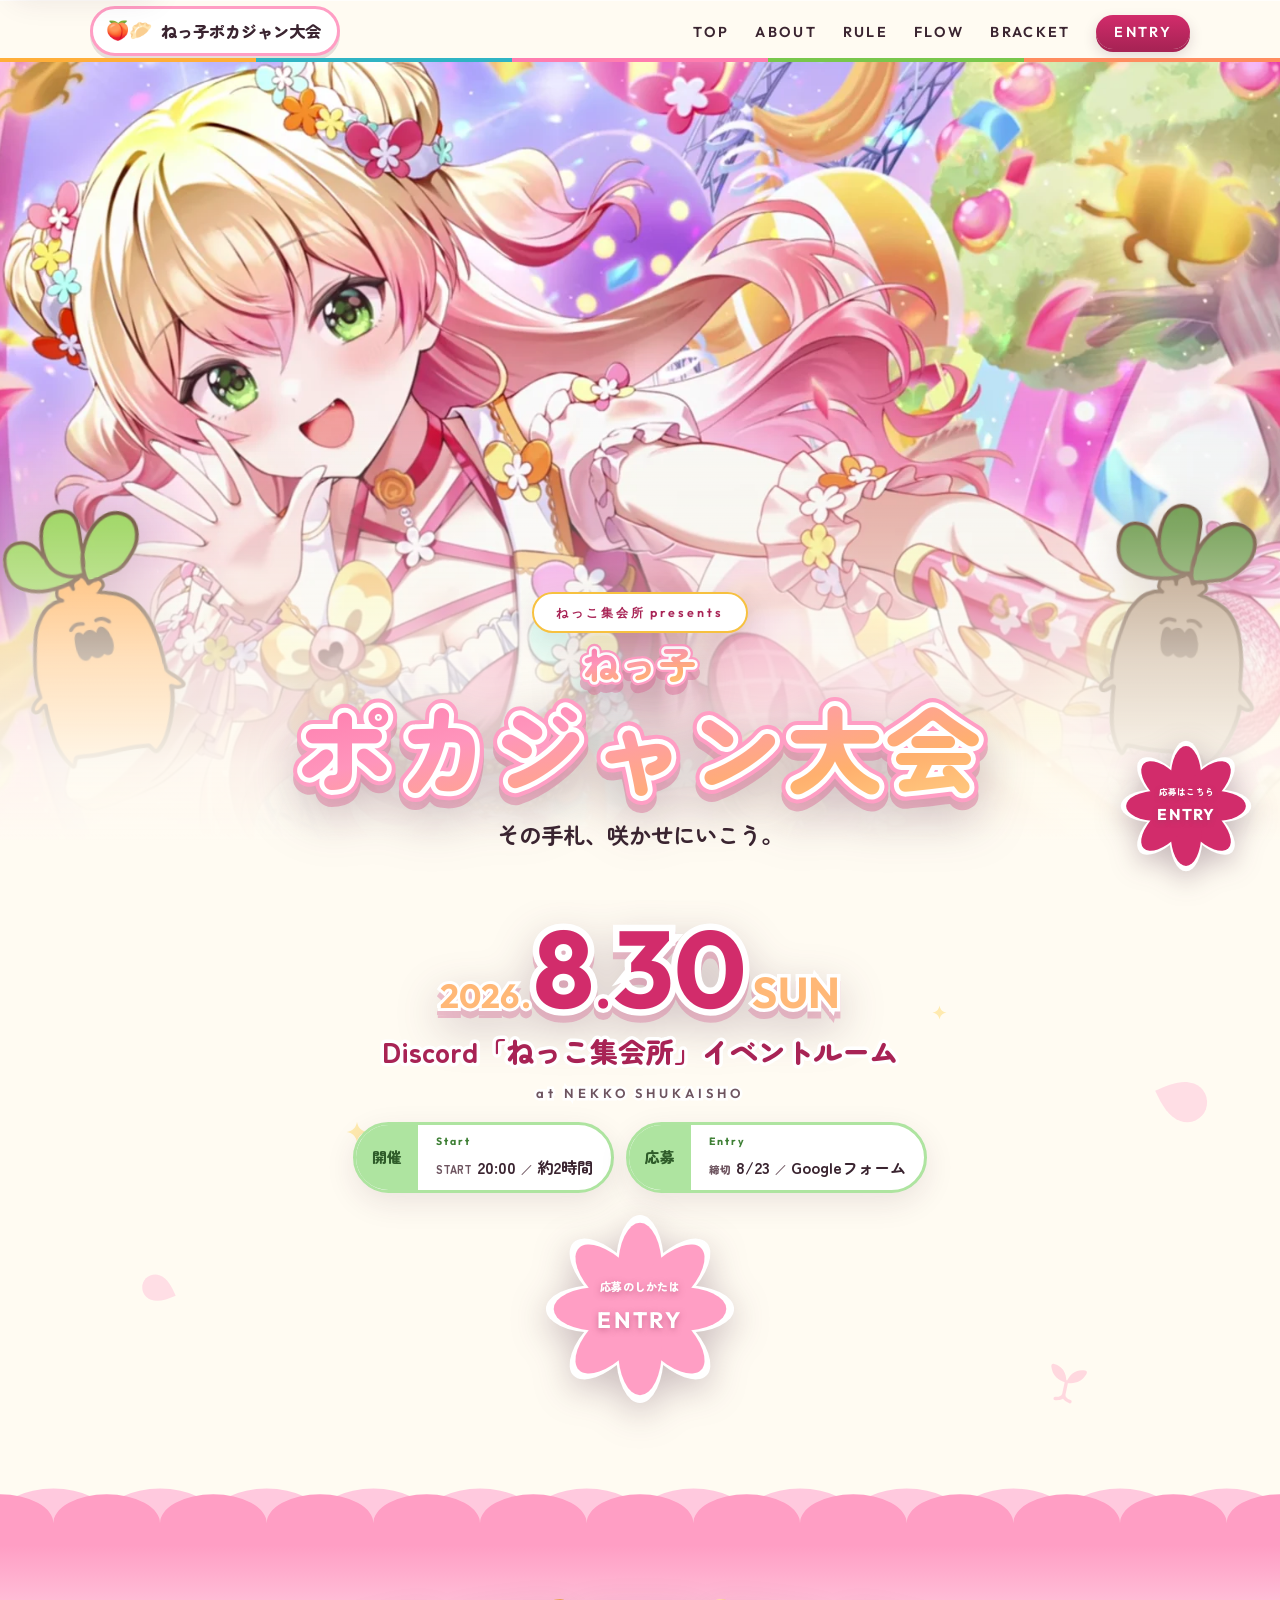
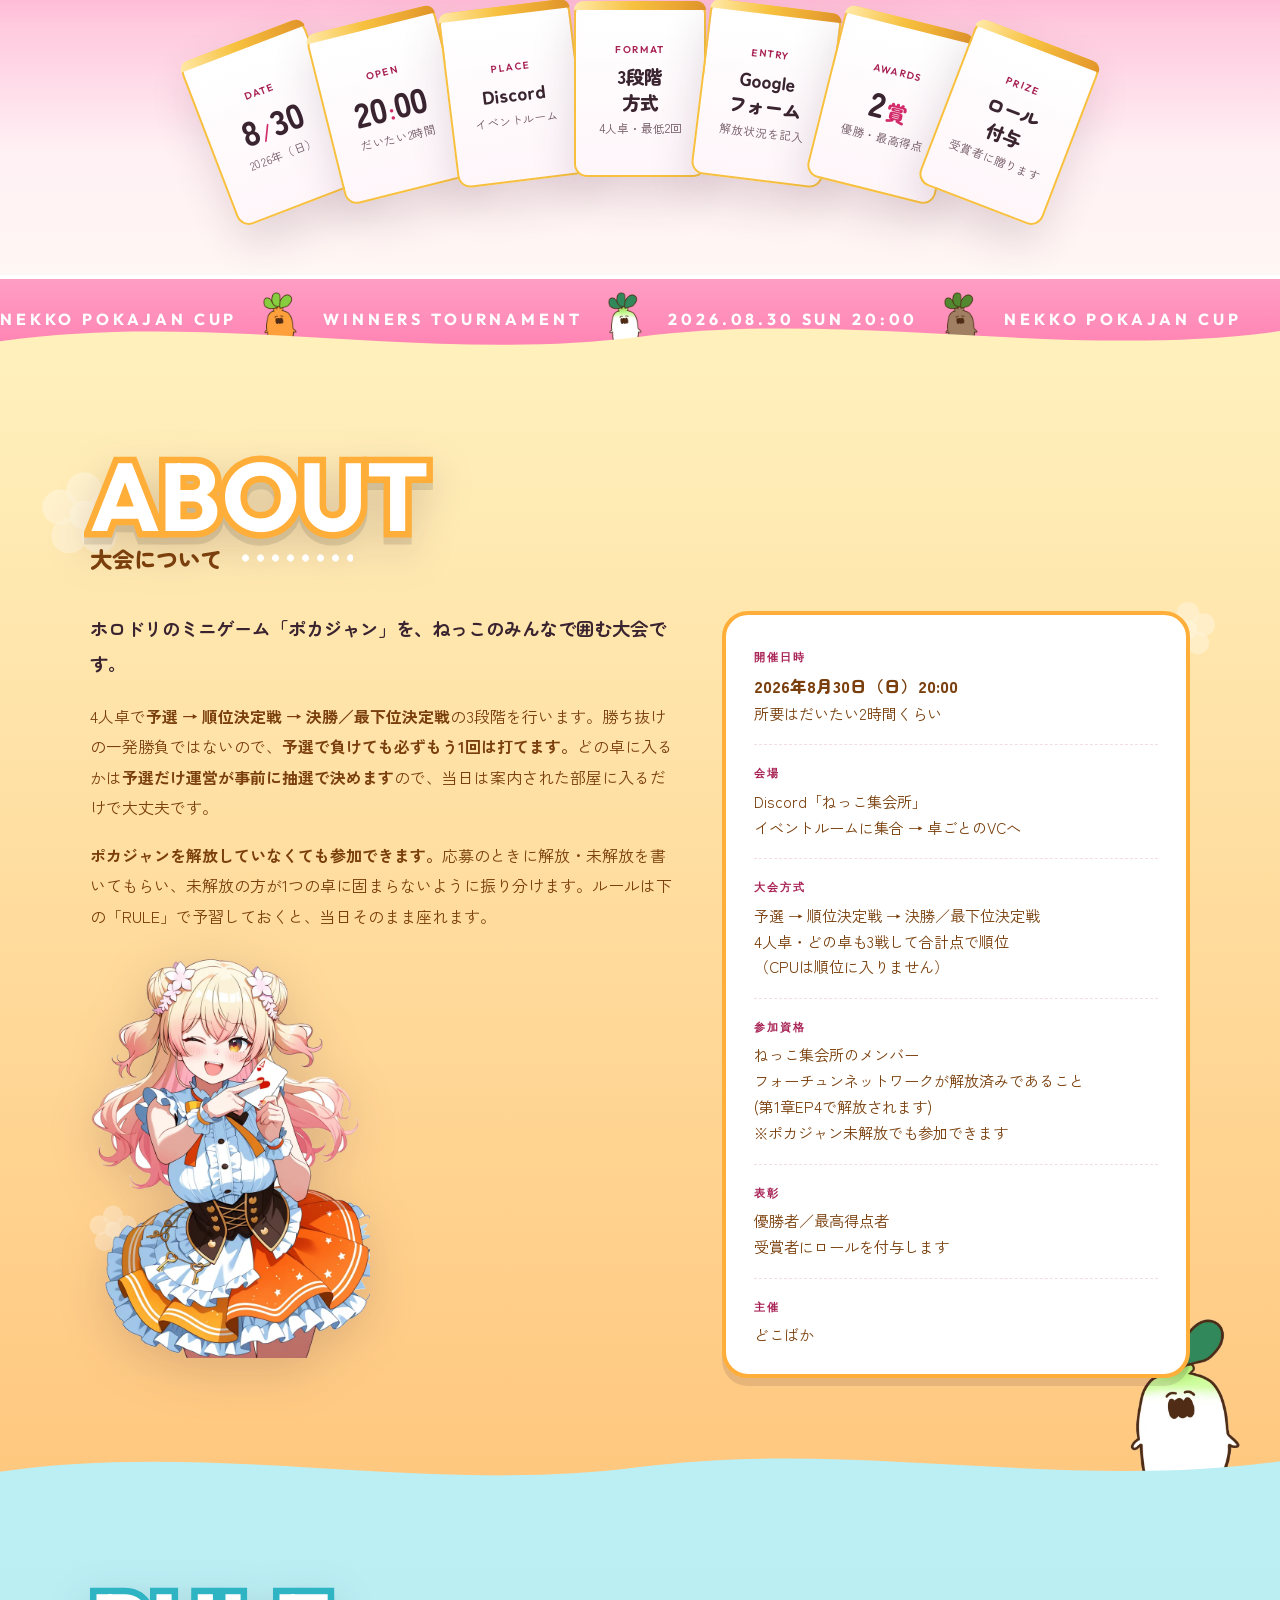
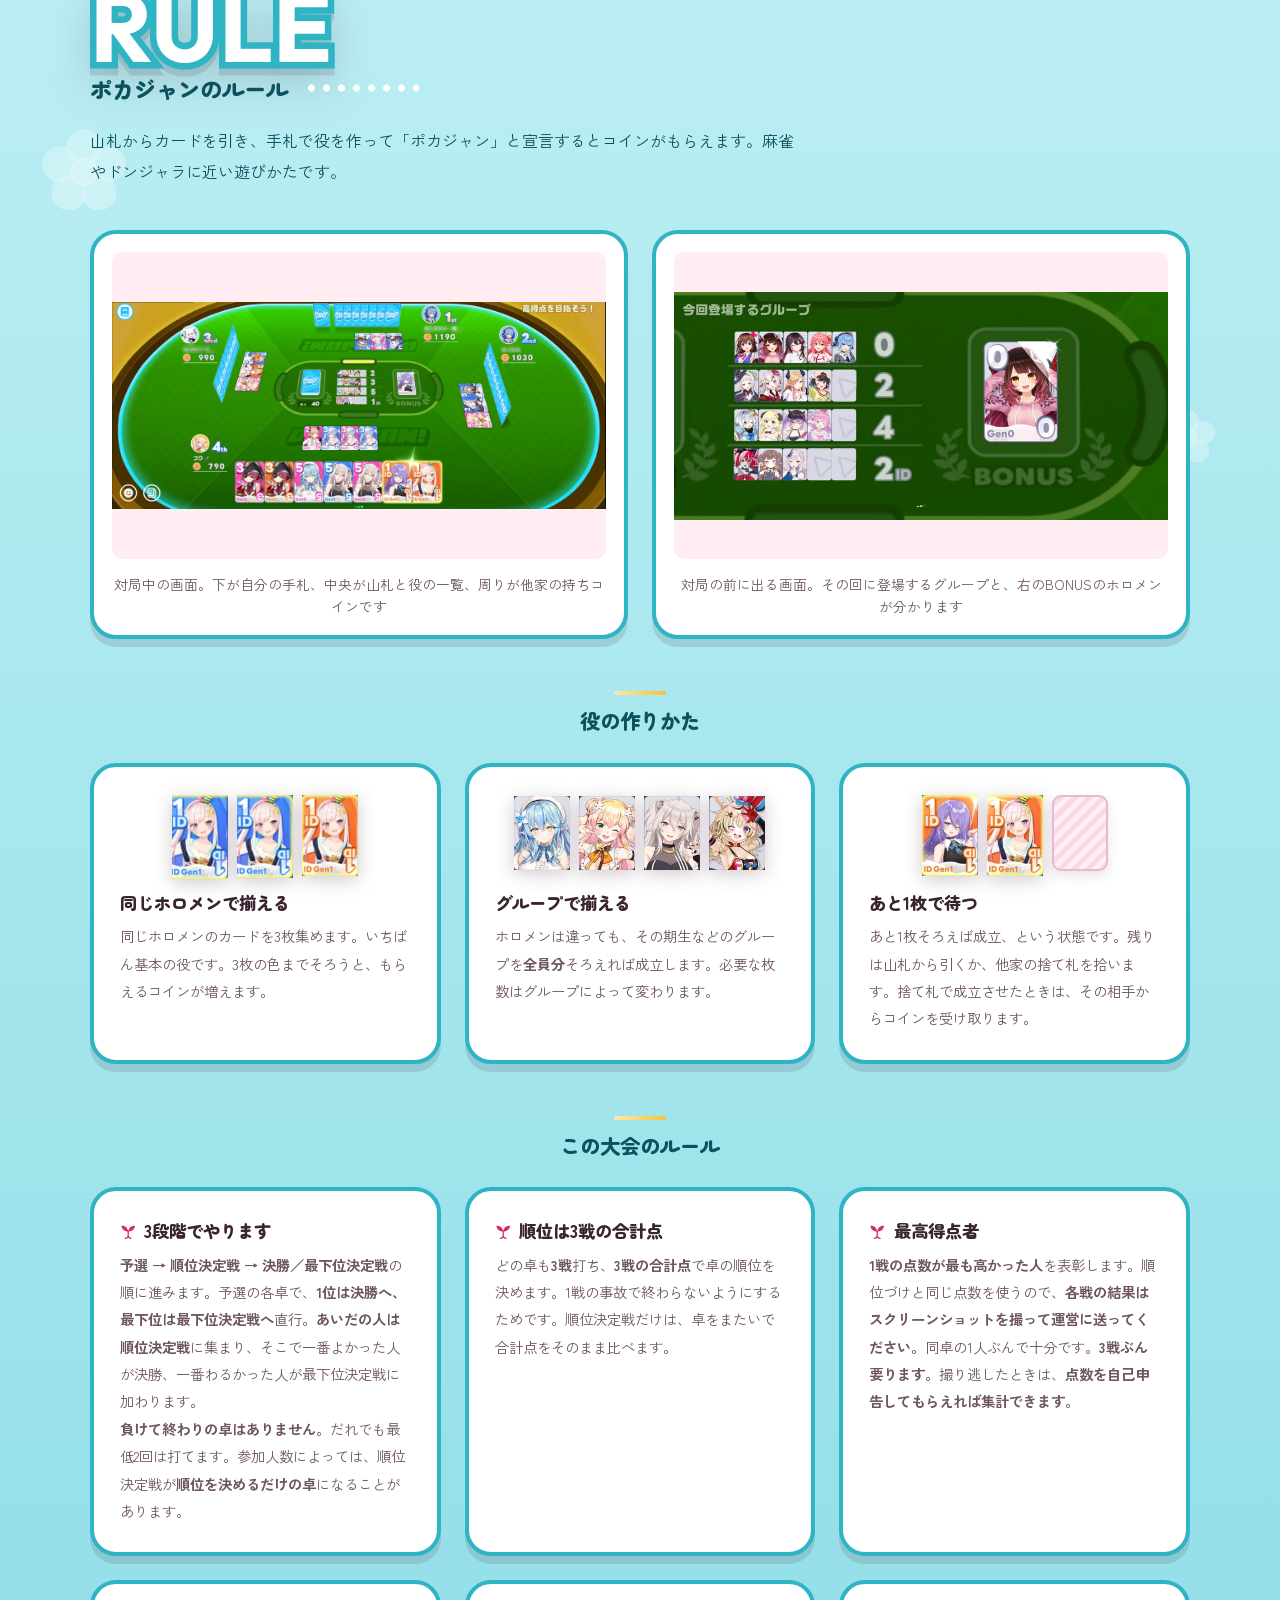
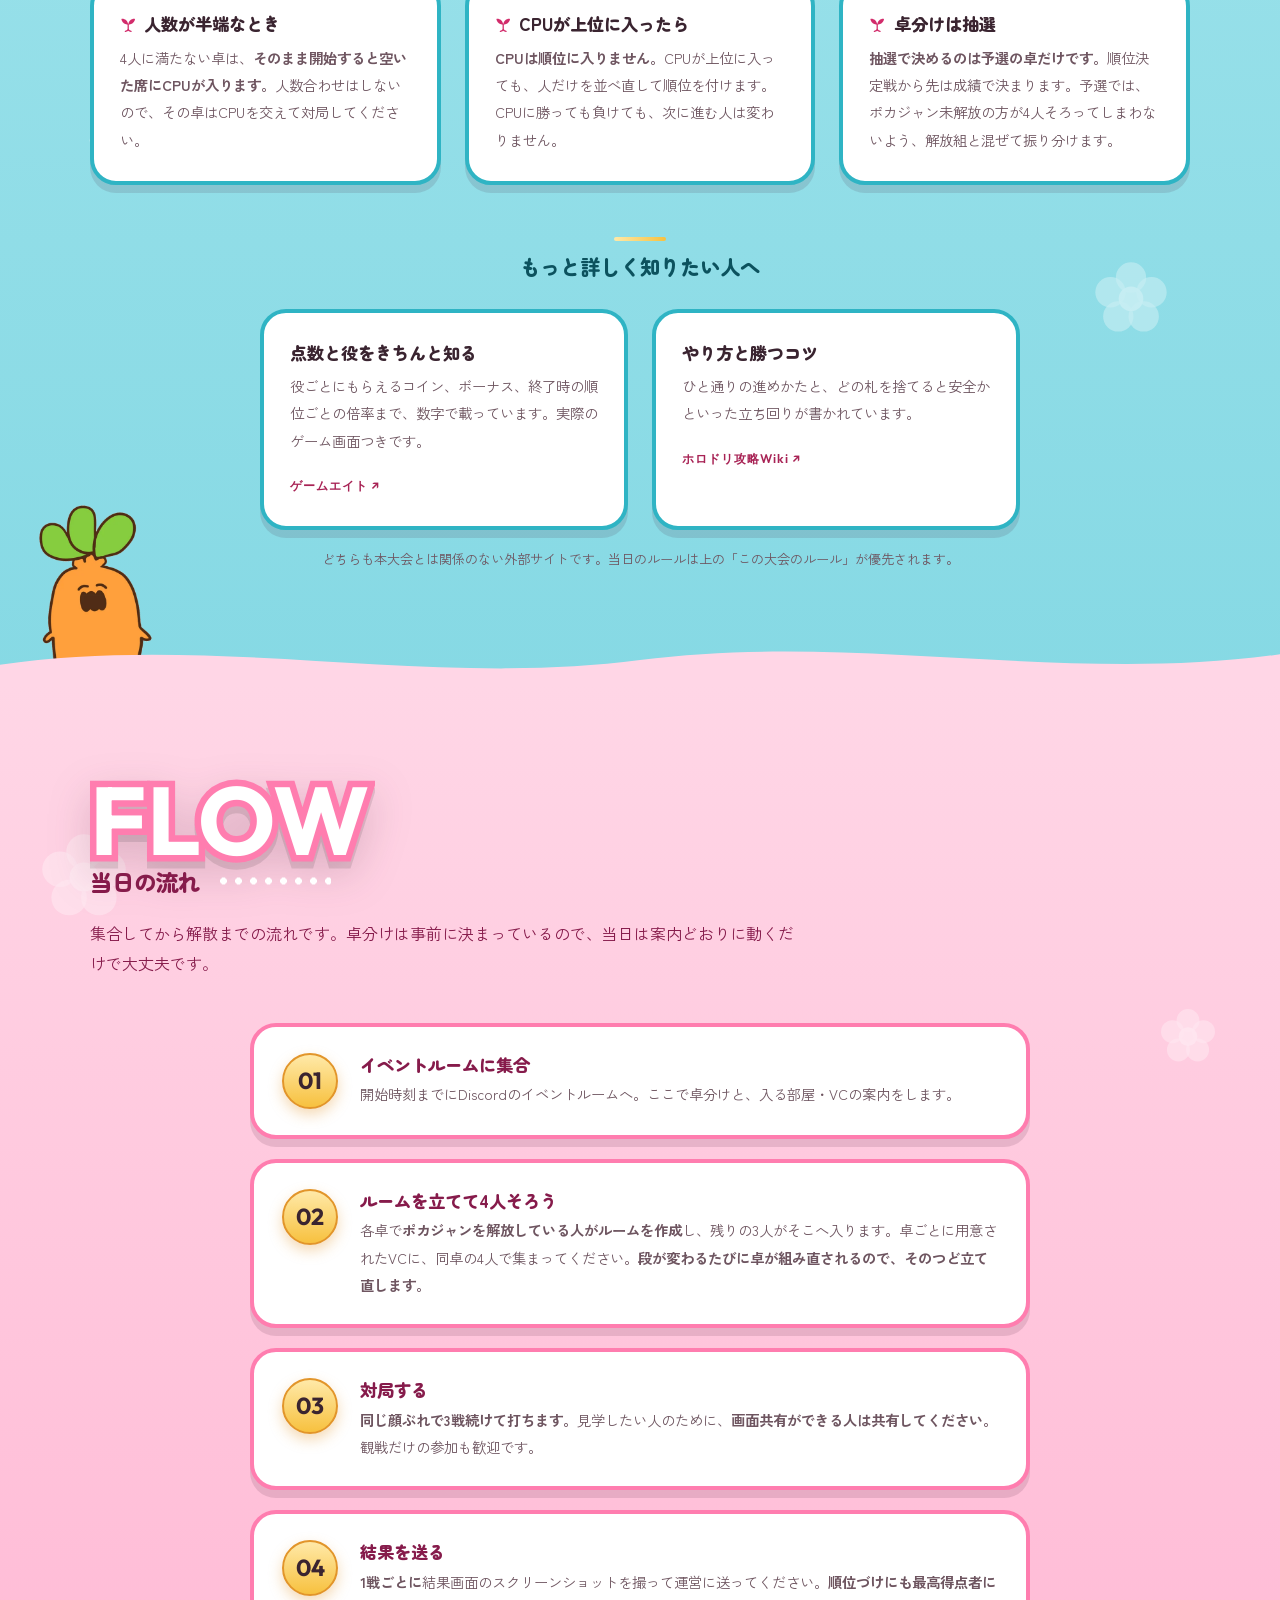
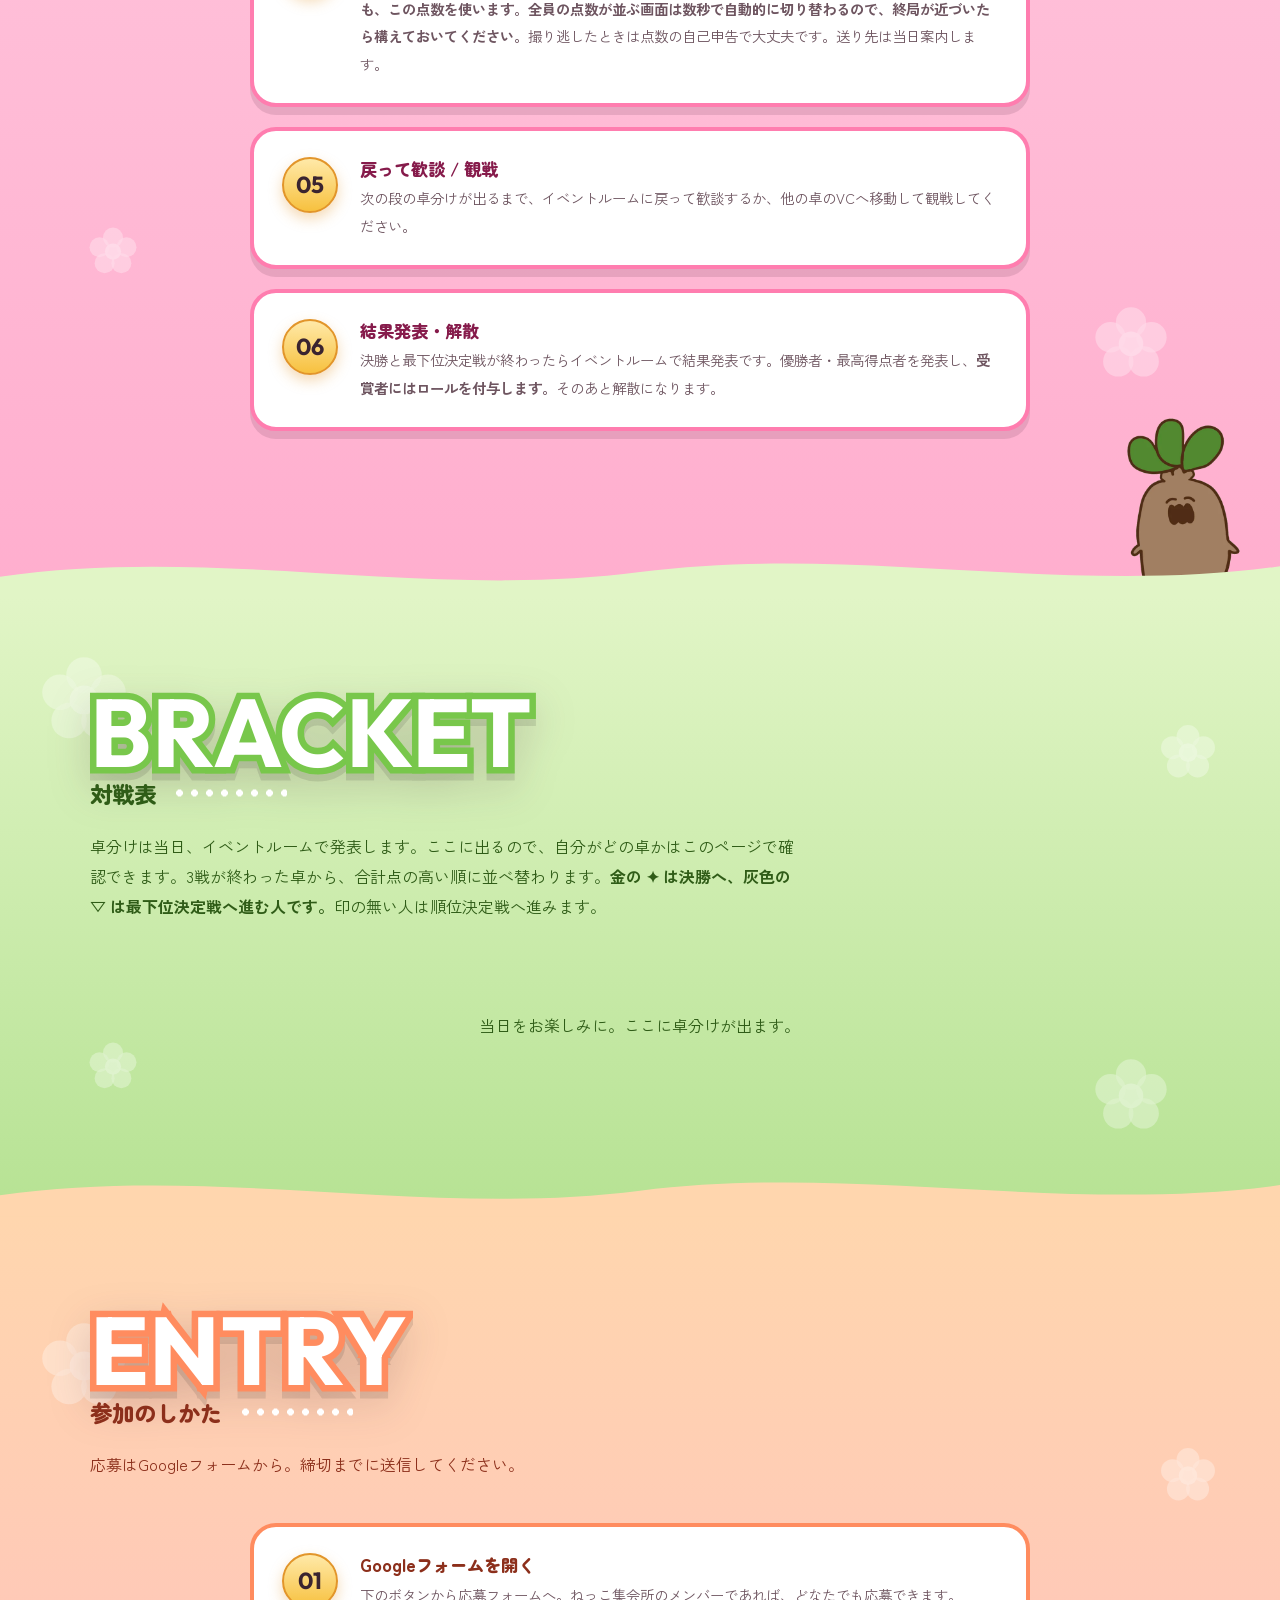
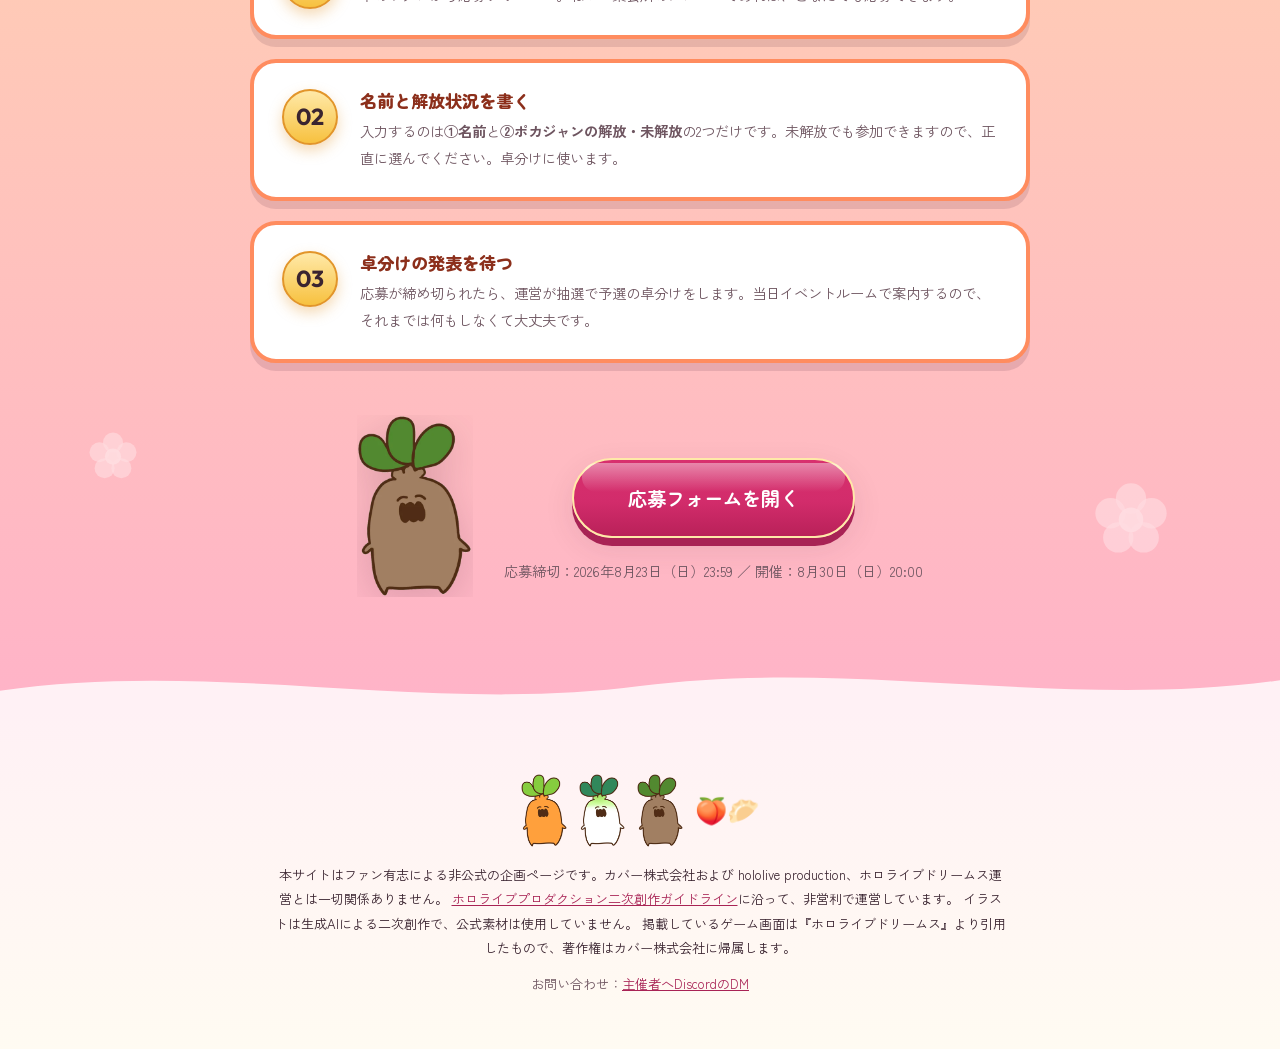
<file: index.html>
<!DOCTYPE html>
<html lang="ja">
<head>
<meta charset="UTF-8">
<meta name="viewport" content="width=device-width, initial-scale=1">
<!-- EDIT: ページタイトル（Discordに貼ったときのリンク名になります） -->
<title>ねっ子ポカジャン大会 ｜ ねっこ集会所</title>
<!-- EDIT: 説明文（Discordのリンクプレビューに出ます） -->
<meta name="description" content="2026年8月30日(日)20:00より、Discord「ねっこ集会所」で開催するホロドリのミニゲーム「ポカジャン」大会の案内ページです。応募は8月23日(日)23:59まで。予選→順位決定戦→決勝の3段階方式で、予選で負けても2回以上打てます。ポカジャン未解放でも参加できます。">
<!-- 検索結果に出したくないページなので、クローラーには載せない指示を出しています。
     防げるのは「検索からの偶然の発見」だけで、URLを知っている人には効きません。
     Discordのリンクプレビュー（下のog:）は、この指定とは別系統なので従来どおり出ます。 -->
<meta name="robots" content="noindex, nofollow">
<meta property="og:type" content="website">
<meta property="og:title" content="ねっ子ポカジャン大会 ｜ ねっこ集会所">
<!-- ねねち賞は検討中のため伏せています。復活させるときは「・ねねち賞」を戻してください。
     （このページ内の「ねねち賞」は5か所。すべて同じ印のコメントを付けてあります） -->
<meta property="og:description" content="その手札、咲かせにいこう。2026.08.30(日) 20:00 スタート。応募は8月23日(日)23:59まで。予選・順位決定戦・決勝の3段階で優勝者・最高得点者を決めます。">
<!-- EDIT: Discordのリンクプレビューに出す画像（tools/generate_nene.py --preset ogp で作り直せます） -->
<meta property="og:image" content="assets/img/ogp.jpg">
<meta property="og:image:width" content="1200">
<meta property="og:image:height" content="630">
<meta name="theme-color" content="#FFF7F3">
<link rel="icon" href="data:image/svg+xml,<svg xmlns='http://www.w3.org/2000/svg' viewBox='0 0 100 100'><text y='.9em' font-size='90'>🍑</text></svg>">

<link rel="preconnect" href="https://fonts.googleapis.com">
<link rel="preconnect" href="https://fonts.gstatic.com" crossorigin>
<!-- Google Fonts は「実際に画面に出た文字が属するサブセット」だけを落とすので、
     使わないウェイトを並べてもフォント本体の転送量は増えない（CSSがわずかに伸びるだけ）。
     Zen Kaku の 700 は、本文に <strong> を足したときの合成太字を避けるために残している。 -->
<link href="https://fonts.googleapis.com/css2?family=Outfit:wght@600;700&family=Zen+Kaku+Gothic+New:wght@400;700&family=Zen+Maru+Gothic:wght@700;900&display=swap" rel="stylesheet">
<link rel="stylesheet" href="assets/style.css">
<script>document.documentElement.classList.add('js');</script>
</head>
<body>

<!-- ==========================================================
     アイコン定義（すべてこのページのための自作モチーフです）
     ========================================================== -->
<svg class="sprite" aria-hidden="true" focusable="false">
  <!-- 「根っこ」の語感から起こした芽のシンボル -->
  <symbol id="ic-nekko" viewBox="0 0 64 64">
    <path d="M32 29v18M32 47c0 6-5 8-11 9M32 47c0 6 5 8 11 9"
          fill="none" stroke="currentColor" stroke-width="5" stroke-linecap="round"/>
    <path d="M32 30C30 15 20 7 9 7 6 7 5 9 6 12c4 12 14 18 26 18z"/>
    <path d="M32 30c2-15 12-23 23-23 3 0 4 2 3 5-4 12-14 18-26 18z"/>
  </symbol>
  <symbol id="ic-star" viewBox="0 0 64 64">
    <path d="M32 4l7.6 17.2L58 23.4 44.4 35.8 48.2 54 32 44.6 15.8 54l3.8-18.2L6 23.4l18.4-2.2z"/>
  </symbol>
  <symbol id="ic-petal" viewBox="0 0 40 40">
    <path d="M20 2c6 6 10 11 10 17a10 10 0 1 1-20 0c0-6 4-11 10-17z"/>
  </symbol>
  <symbol id="ic-sparkle" viewBox="0 0 64 64">
    <path d="M32 2c2.5 16 11.5 27 30 30-18.5 3-27.5 14-30 30-2.5-16-11.5-27-30-30 18.5-3 27.5-14 30-30z"/>
  </symbol>
</svg>

<!-- ローディング（JSが有効なときだけ表示。CSSアニメーションで自動的に消えます） -->
<div class="splash" aria-hidden="true">
  <span class="splash__portrait" data-img-slot hidden>
    <img src="assets/img/nekko-1.webp" alt="">
  </span>
  <p class="splash__mark fanmark">🍑🥟</p>
  <p class="splash__text">LOADING</p>
</div>

<a class="skip-link" href="#main">本文へスキップ</a>

<header class="site-header">
  <div class="site-header__inner">
    <a class="site-header__logo" href="#top">
      <span class="site-header__mark fanmark" aria-hidden="true">🍑🥟</span>
      <span>ねっ子ポカジャン大会</span>
    </a>

    <button class="nav-toggle" type="button" aria-expanded="false" aria-controls="site-nav">
      <span class="nav-toggle__bars" aria-hidden="true"></span>
      <span class="nav-toggle__label">メニュー</span>
    </button>

    <nav class="site-nav" id="site-nav" aria-label="ページ内ナビゲーション">
      <ul>
        <li><a href="#top">TOP</a></li>
        <li><a href="#about">ABOUT</a></li>
        <li><a href="#rule">RULE</a></li>
        <li><a href="#flow">FLOW</a></li>
        <li><a href="#bracket">BRACKET</a></li>
        <!-- ENTRY だけは応募への導線なので、他の項目と同じ重さでは置いていません -->
        <li class="site-nav__cta"><a href="#entry">ENTRY</a></li>
      </ul>
    </nav>
  </div>
</header>

<main id="main">

  <!-- ============ HERO ============ -->
  <section class="hero" id="top">
    <!-- キービジュアル。公式と同じく、絵を1枚の額に収めて大会名を下端に重ねます。
         絵が読み込めなかったときは、下地の空がそのまま出ます。 -->
    <div class="kv">
      <div class="kv__panel">
        <!-- 空・虹・雲。図形はすべてこのページのための自作です -->
        <div class="sky" aria-hidden="true">
          <svg class="sky__rainbow" viewBox="0 0 1000 500" preserveAspectRatio="xMidYMax slice">
            <g fill="none" stroke-width="24" stroke-linecap="round">
              <path d="M60 500a440 440 0 0 1 880 0"  stroke="#FF9EC4"/>
              <path d="M86 500a414 414 0 0 1 828 0"  stroke="#FFBE86"/>
              <path d="M112 500a388 388 0 0 1 776 0" stroke="#FFE28A"/>
              <path d="M138 500a362 362 0 0 1 724 0" stroke="#AEE4A0"/>
              <path d="M164 500a336 336 0 0 1 672 0" stroke="#9BD6F2"/>
            </g>
          </svg>
          <span class="cloud cloud--1"></span>
          <span class="cloud cloud--2"></span>
          <span class="cloud cloud--3"></span>
          <span class="cloud cloud--4"></span>
        </div>

        <div class="hero__sunburst" aria-hidden="true"></div>

        <!-- EDIT: キービジュアルの絵（tools/src-img/ねね壁紙.png から書き出したもの） -->
        <div class="kv__art" data-img-slot hidden aria-hidden="true">
          <img src="assets/img/kv-art.webp" alt="">
        </div>

        <!-- 舞い落ちる花びら。--x 位置 / --d 開始ずらし / --dur 落ちる速さ / --s 大きさ -->
        <div class="fall" aria-hidden="true">
          <svg class="fall__petal" style="--x:3%;  --d:-1s;  --dur:15s; --s:22px"><use href="#ic-petal"></use></svg>
          <svg class="fall__petal" style="--x:9%;  --d:-7s;  --dur:19s; --s:30px"><use href="#ic-petal"></use></svg>
          <svg class="fall__petal" style="--x:15%; --d:-13s; --dur:13s; --s:16px"><use href="#ic-petal"></use></svg>
          <svg class="fall__petal" style="--x:21%; --d:-3s;  --dur:22s; --s:26px"><use href="#ic-petal"></use></svg>
          <svg class="fall__petal" style="--x:28%; --d:-10s; --dur:16s; --s:19px"><use href="#ic-petal"></use></svg>
          <svg class="fall__petal" style="--x:34%; --d:-17s; --dur:20s; --s:28px"><use href="#ic-petal"></use></svg>
          <svg class="fall__petal" style="--x:41%; --d:-5s;  --dur:14s; --s:17px"><use href="#ic-petal"></use></svg>
          <svg class="fall__petal" style="--x:48%; --d:-11s; --dur:18s; --s:24px"><use href="#ic-petal"></use></svg>
          <svg class="fall__petal" style="--x:55%; --d:-2s;  --dur:21s; --s:31px"><use href="#ic-petal"></use></svg>
          <svg class="fall__petal" style="--x:61%; --d:-15s; --dur:15s; --s:18px"><use href="#ic-petal"></use></svg>
          <svg class="fall__petal" style="--x:68%; --d:-8s;  --dur:17s; --s:25px"><use href="#ic-petal"></use></svg>
          <svg class="fall__petal" style="--x:74%; --d:-19s; --dur:23s; --s:20px"><use href="#ic-petal"></use></svg>
          <svg class="fall__petal" style="--x:81%; --d:-4s;  --dur:13s; --s:27px"><use href="#ic-petal"></use></svg>
          <svg class="fall__petal" style="--x:87%; --d:-12s; --dur:19s; --s:16px"><use href="#ic-petal"></use></svg>
          <svg class="fall__petal" style="--x:93%; --d:-6s;  --dur:16s; --s:23px"><use href="#ic-petal"></use></svg>
          <svg class="fall__petal" style="--x:98%; --d:-16s; --dur:21s; --s:29px"><use href="#ic-petal"></use></svg>
        </div>

        <!-- 周期で絵を覆う柄。公式の作りに合わせて、行きと帰りで手法を変えています。
             覆うとき（約0.75秒）… 柄を重ねて溶かす
             戻るとき（約0.33秒）… 花のかたちの穴を中央から広げる
             周期は15秒。動きを減らす設定のときは出しません。 -->
        <div class="kv-veil" aria-hidden="true">
          <div class="kv-veil__pattern">
            <b>ねっこ ねっこ ねっこ ねっこ ねっこ ねっこ ねっこ ねっこ ねっこ ねっこ ねっこ ねっこ</b>
            <b>ねっこ ねっこ ねっこ ねっこ ねっこ ねっこ ねっこ ねっこ ねっこ ねっこ ねっこ ねっこ</b>
            <b>ねっこ ねっこ ねっこ ねっこ ねっこ ねっこ ねっこ ねっこ ねっこ ねっこ ねっこ ねっこ</b>
            <b>ねっこ ねっこ ねっこ ねっこ ねっこ ねっこ ねっこ ねっこ ねっこ ねっこ ねっこ ねっこ</b>
            <b>ねっこ ねっこ ねっこ ねっこ ねっこ ねっこ ねっこ ねっこ ねっこ ねっこ ねっこ ねっこ</b>
            <b>ねっこ ねっこ ねっこ ねっこ ねっこ ねっこ ねっこ ねっこ ねっこ ねっこ ねっこ ねっこ</b>
            <b>ねっこ ねっこ ねっこ ねっこ ねっこ ねっこ ねっこ ねっこ ねっこ ねっこ ねっこ ねっこ</b>
            <b>ねっこ ねっこ ねっこ ねっこ ねっこ ねっこ ねっこ ねっこ ねっこ ねっこ ねっこ ねっこ</b>
            <b>ねっこ ねっこ ねっこ ねっこ ねっこ ねっこ ねっこ ねっこ ねっこ ねっこ ねっこ ねっこ</b>
            <b>ねっこ ねっこ ねっこ ねっこ ねっこ ねっこ ねっこ ねっこ ねっこ ねっこ ねっこ ねっこ</b>
            <b>ねっこ ねっこ ねっこ ねっこ ねっこ ねっこ ねっこ ねっこ ねっこ ねっこ ねっこ ねっこ</b>
            <b>ねっこ ねっこ ねっこ ねっこ ねっこ ねっこ ねっこ ねっこ ねっこ ねっこ ねっこ ねっこ</b>
            <b>ねっこ ねっこ ねっこ ねっこ ねっこ ねっこ ねっこ ねっこ ねっこ ねっこ ねっこ ねっこ</b>
            <b>ねっこ ねっこ ねっこ ねっこ ねっこ ねっこ ねっこ ねっこ ねっこ ねっこ ねっこ ねっこ</b>
            <b>ねっこ ねっこ ねっこ ねっこ ねっこ ねっこ ねっこ ねっこ ねっこ ねっこ ねっこ ねっこ</b>
            <b>ねっこ ねっこ ねっこ ねっこ ねっこ ねっこ ねっこ ねっこ ねっこ ねっこ ねっこ ねっこ</b>
            <b>ねっこ ねっこ ねっこ ねっこ ねっこ ねっこ ねっこ ねっこ ねっこ ねっこ ねっこ ねっこ</b>
            <b>ねっこ ねっこ ねっこ ねっこ ねっこ ねっこ ねっこ ねっこ ねっこ ねっこ ねっこ ねっこ</b>
            <b>ねっこ ねっこ ねっこ ねっこ ねっこ ねっこ ねっこ ねっこ ねっこ ねっこ ねっこ ねっこ</b>
            <b>ねっこ ねっこ ねっこ ねっこ ねっこ ねっこ ねっこ ねっこ ねっこ ねっこ ねっこ ねっこ</b>
            <b>ねっこ ねっこ ねっこ ねっこ ねっこ ねっこ ねっこ ねっこ ねっこ ねっこ ねっこ ねっこ</b>
            <b>ねっこ ねっこ ねっこ ねっこ ねっこ ねっこ ねっこ ねっこ ねっこ ねっこ ねっこ ねっこ</b>
            <b>ねっこ ねっこ ねっこ ねっこ ねっこ ねっこ ねっこ ねっこ ねっこ ねっこ ねっこ ねっこ</b>
            <b>ねっこ ねっこ ねっこ ねっこ ねっこ ねっこ ねっこ ねっこ ねっこ ねっこ ねっこ ねっこ</b>
            <b>ねっこ ねっこ ねっこ ねっこ ねっこ ねっこ ねっこ ねっこ ねっこ ねっこ ねっこ ねっこ</b>
          </div>
          <span class="kv-veil__mark">
            <svg viewBox="-34 -34 268 268"><use href="#fb-petals" fill="currentColor"/></svg>
            <img src="assets/img/nekko-1.webp" alt="">
          </span>
        </div>

        <!-- 下端を生成りへ溶かす膜。この上に大会名が載ります -->
        <div class="kv__fade" aria-hidden="true"></div>

        <div class="hero__head">
          <!-- EDIT: 主催サーバー名 -->
          <p class="hero__eyebrow"><span>ねっこ集会所 presents</span></p>
          <h1 class="hero__title">
            <!-- EDIT: 大会名（1行ずつ。data-text は表示文字と必ず同じにしてください） -->
            <span class="stroked stroked--sm" data-text="ねっ子">ねっ子</span>
            <span class="stroked" data-text="ポカジャン大会">ポカジャン大会</span>
          </h1>
          <!-- EDIT: キャッチコピー -->
          <p class="hero__catch">その手札、咲かせにいこう。</p>
        </div>

        <!-- 左右のねっ子。公式は絵の中に描かれているので、こちらも画面の中に置きます -->
        <div class="hero__mascots" aria-hidden="true">
          <span class="mascot mascot--l" data-img-slot hidden><img src="assets/img/nekko-1.webp" alt=""></span>
          <span class="mascot mascot--r" data-img-slot hidden><img src="assets/img/nekko-3.webp" alt=""></span>
        </div>
      </div>
    </div>

    <div class="hero__deco" aria-hidden="true">
      <svg class="deco deco--petal deco--1"><use href="#ic-petal"></use></svg>
      <svg class="deco deco--petal deco--2"><use href="#ic-petal"></use></svg>
      <svg class="deco deco--petal deco--3"><use href="#ic-petal"></use></svg>
      <svg class="deco deco--petal deco--4"><use href="#ic-petal"></use></svg>
      <svg class="deco deco--star  deco--5"><use href="#ic-star"></use></svg>
      <svg class="deco deco--star  deco--6"><use href="#ic-star"></use></svg>
      <svg class="deco deco--nekko deco--7"><use href="#ic-nekko"></use></svg>
      <svg class="deco deco--nekko deco--8"><use href="#ic-nekko"></use></svg>
      <svg class="deco deco--sparkle deco--9"><use href="#ic-sparkle"></use></svg>
      <svg class="deco deco--sparkle deco--10"><use href="#ic-sparkle"></use></svg>
      <svg class="deco deco--sparkle deco--11"><use href="#ic-sparkle"></use></svg>
      <svg class="deco deco--sparkle deco--12"><use href="#ic-sparkle"></use></svg>
    </div>

    <!-- 開催日。ページでいちばん大きい文字です -->
    <!-- EDIT: 開催日（年・月・日・曜日。ABOUTや手札の表記と揃えてください） -->
    <p class="kv-date">
      <span class="kv-date__year">2026<i>.</i></span>
      <b class="kv-date__num">8</b><i class="kv-date__sep">.</i><b class="kv-date__num">30</b>
      <span class="kv-date__dow">SUN</span>
    </p>
    <!-- EDIT: 会場（日本語／英字の2行） -->
    <p class="kv-place">
      <span class="kv-place__ja">Discord「ねっこ集会所」イベントルーム</span>
      <span class="kv-place__en">at NEKKO SHUKAISHO</span>
    </p>

    <!-- 開催の条件。公式サイトの Venue / Streaming の並びに合わせた2枚組です -->
    <ul class="kv-badges">
      <li class="kv-badge">
        <!-- EDIT: 1枚目のバッジ -->
        <span class="kv-badge__head">開催</span>
        <span class="kv-badge__body">
          <span class="kv-badge__en">Start</span>
          <span class="kv-badge__row"><i>START</i><b>20:00</b><i>／</i><b>約2時間</b></span>
        </span>
      </li>
      <li class="kv-badge">
        <!-- EDIT: 2枚目のバッジ -->
        <span class="kv-badge__head">応募</span>
        <span class="kv-badge__body">
          <span class="kv-badge__en">Entry</span>
          <span class="kv-badge__row"><i>締切</i><b>8/23</b><i>／</i><b>Googleフォーム</b></span>
        </span>
      </li>
    </ul>

    <!-- カウントダウン（JSが有効なときだけ表示。日時はHTML側にも書いてあります） -->
    <!-- EDIT: 開催日時（ISO形式。手札やABOUTの表記と揃えてください） -->
    <div class="countdown" hidden data-deadline="2026-08-30T20:00:00+09:00">
      <span class="countdown__label">開催まであと</span>
      <span class="countdown__cell"><b data-unit="days">--</b><i>日</i></span>
      <span class="countdown__cell"><b data-unit="hours">--</b><i>時間</i></span>
      <span class="countdown__cell"><b data-unit="minutes">--</b><i>分</i></span>
    </div>

    <p class="hero__cta">
      <!-- EDIT: ヒーローのボタン文言（リンク先は下のENTRYセクションです） -->
      <a class="flower-btn" href="#entry">
        <!-- 花びらの先が切れないよう、viewBox は花より一回り大きく取っています -->
        <svg class="flower-btn__petals" viewBox="-34 -34 268 268" aria-hidden="true">
          <defs>
            <!-- 細長い花びらを8枚。中心まで届く長さにして、真ん中に穴が空かないようにしています -->
            <g id="fb-petals">
              <ellipse cx="100" cy="44" rx="30" ry="62"/>
              <ellipse cx="100" cy="44" rx="30" ry="62" transform="rotate(45 100 100)"/>
              <ellipse cx="100" cy="44" rx="30" ry="62" transform="rotate(90 100 100)"/>
              <ellipse cx="100" cy="44" rx="30" ry="62" transform="rotate(135 100 100)"/>
              <ellipse cx="100" cy="44" rx="30" ry="62" transform="rotate(180 100 100)"/>
              <ellipse cx="100" cy="44" rx="30" ry="62" transform="rotate(225 100 100)"/>
              <ellipse cx="100" cy="44" rx="30" ry="62" transform="rotate(270 100 100)"/>
              <ellipse cx="100" cy="44" rx="30" ry="62" transform="rotate(315 100 100)"/>
            </g>
          </defs>
          <!-- 同じ花をひと回り大きく白で敷いて、見出しと同じ白フチにしています -->
          <use href="#fb-petals" fill="#FFFFFF" transform="translate(100 100) scale(1.09) translate(-100 -100)"/>
          <use href="#fb-petals" fill="currentColor"/>
        </svg>
        <span class="flower-btn__label"><small>応募のしかたは</small>ENTRY</span>
      </a>
    </p>

    <!-- 下端のフリル。ここでキービジュアルが終わります -->
    <svg class="hero__frill" viewBox="0 0 1200 120" preserveAspectRatio="none" aria-hidden="true">
      <path fill="#FFC9DE" d="M0 88a50 28 0 0 1 100 0a50 28 0 0 1 100 0a50 28 0 0 1 100 0a50 28 0 0 1 100 0a50 28 0 0 1 100 0a50 28 0 0 1 100 0a50 28 0 0 1 100 0a50 28 0 0 1 100 0a50 28 0 0 1 100 0a50 28 0 0 1 100 0a50 28 0 0 1 100 0a50 28 0 0 1 100 0V120H0Z"/>
      <!-- 手前の段は半山ぶんずらします。左端に段差が出ないよう、画面の外から描き始めています -->
      <path fill="#FF9EC4" d="M-50 96a50 30 0 0 1 100 0a50 30 0 0 1 100 0a50 30 0 0 1 100 0a50 30 0 0 1 100 0a50 30 0 0 1 100 0a50 30 0 0 1 100 0a50 30 0 0 1 100 0a50 30 0 0 1 100 0a50 30 0 0 1 100 0a50 30 0 0 1 100 0a50 30 0 0 1 100 0a50 30 0 0 1 100 0a50 30 0 0 1 100 0V120H-50Z"/>
    </svg>
  </section>

  <!-- ============ 大会情報（手札） ============ -->
  <section class="info-band" aria-label="大会の開催情報">
    <!-- 手札＝大会情報。1枚1項目。 -->
    <ul class="hand">
      <li class="hand__tile" style="--i:0">
        <div class="tile">
          <span class="tile__label">DATE</span>
          <!-- EDIT: 開催日 -->
          <strong class="tile__value">8<span class="tile__unit">/</span>30</strong>
          <span class="tile__note">2026年（日）</span>
        </div>
      </li>
      <li class="hand__tile" style="--i:1">
        <div class="tile">
          <span class="tile__label">OPEN</span>
          <!-- EDIT: 開始時刻 -->
          <strong class="tile__value">20<span class="tile__unit">:</span>00</strong>
          <span class="tile__note">だいたい2時間</span>
        </div>
      </li>
      <li class="hand__tile" style="--i:2">
        <div class="tile">
          <span class="tile__label">PLACE</span>
          <!-- EDIT: 会場 -->
          <strong class="tile__value tile__value--text">Discord</strong>
          <span class="tile__note">イベントルーム</span>
        </div>
      </li>
      <li class="hand__tile" style="--i:3">
        <div class="tile">
          <span class="tile__label">FORMAT</span>
          <!-- EDIT: 大会方式 -->
          <strong class="tile__value tile__value--text">3段階<br>方式</strong>
          <span class="tile__note">4人卓・最低2回</span>
        </div>
      </li>
      <li class="hand__tile" style="--i:4">
        <div class="tile">
          <span class="tile__label">ENTRY</span>
          <!-- EDIT: 応募方法 -->
          <strong class="tile__value tile__value--text">Google<br>フォーム</strong>
          <span class="tile__note">解放状況を記入</span>
        </div>
      </li>
      <li class="hand__tile" style="--i:5">
        <div class="tile">
          <span class="tile__label">AWARDS</span>
          <!-- EDIT: 表彰 -->
          <!-- ねねち賞は検討中のため伏せています。復活させるときは次の2行に戻してください：
          <strong class="tile__value">3<span class="tile__unit">賞</span></strong>
          <span class="tile__note">ねねち賞あり</span>
          -->
          <strong class="tile__value">2<span class="tile__unit">賞</span></strong>
          <span class="tile__note">優勝・最高得点</span>
        </div>
      </li>
      <li class="hand__tile" style="--i:6">
        <div class="tile">
          <span class="tile__label">PRIZE</span>
          <!-- EDIT: 賞品 -->
          <strong class="tile__value tile__value--text">ロール<br>付与</strong>
          <span class="tile__note">受賞者に贈ります</span>
        </div>
      </li>
    </ul>
  </section>

  <!-- 流れる帯 -->
  <div class="marquee" aria-hidden="true">
    <!-- セットは1つだけ書きます。画面を埋めるのに足りない分は script.js が複製するので、
         コピーを並べる必要はありません（文言を直す場所も、この1か所だけです）。 -->
    <div class="marquee__track">
      <!-- EDIT: 帯に流す文字 -->
      <span class="marquee__set">
        <em>NEKKO POKAJAN CUP</em><img class="marquee__nekko" src="assets/img/nekko-1.webp" alt="" loading="lazy">
        <em>WINNERS TOURNAMENT</em><img class="marquee__nekko" src="assets/img/nekko-2.webp" alt="" loading="lazy">
        <em>2026.08.30 SUN 20:00</em><img class="marquee__nekko" src="assets/img/nekko-3.webp" alt="" loading="lazy">
      </span>
    </div>
  </div>

  <!-- ============ ABOUT ============ -->
  <section class="section section--about reveal" id="about">
    <!-- 横からにょきにょき生えるねっ子 -->
    <span class="nekko-peek nekko-peek--right" aria-hidden="true">
      <img src="assets/img/nekko-2.webp" alt="" loading="lazy">
    </span>
    <div class="wrap">
      <h2 class="section__title">
        <span class="section__en">ABOUT</span>
        <span class="section__ja">大会について</span>
        <svg class="icon section__mark" aria-hidden="true"><use href="#ic-nekko"></use></svg>
      </h2>

      <div class="about__grid">
        <div class="about__text">
          <!-- EDIT: 大会概要の本文 -->
          <p class="about__lead">ホロドリのミニゲーム「ポカジャン」を、ねっこのみんなで囲む大会です。</p>
          <p>4人卓で<strong>予選 → 順位決定戦 → 決勝／最下位決定戦</strong>の3段階を行います。勝ち抜けの一発勝負ではないので、<strong>予選で負けても必ずもう1回は打てます。</strong>どの卓に入るかは<strong>予選だけ運営が事前に抽選で決めます</strong>ので、当日は案内された部屋に入るだけで大丈夫です。</p>
          <p><strong>ポカジャンを解放していなくても参加できます。</strong>応募のときに解放・未解放を書いてもらい、未解放の方が1つの卓に固まらないように振り分けます。ルールは下の「RULE」で予習しておくと、当日そのまま座れます。</p>

          <p class="about__portrait" data-img-slot hidden>
            <img src="assets/img/nene.webp" alt="">
          </p>
        </div>

        <dl class="about__facts">
          <div>
            <dt>開催日時</dt>
            <!-- EDIT: 開催日時（手札の内容と揃えてください） -->
            <dd><strong>2026年8月30日（日）20:00</strong><br>所要はだいたい2時間くらい</dd>
          </div>
          <div>
            <dt>会場</dt>
            <!-- EDIT: 会場 -->
            <dd>Discord「ねっこ集会所」<br>イベントルームに集合 → 卓ごとのVCへ</dd>
          </div>
          <div>
            <dt>大会方式</dt>
            <!-- EDIT: 大会方式 -->
            <dd>予選 → 順位決定戦 → 決勝／最下位決定戦<br>4人卓・どの卓も3戦して合計点で順位<br>（CPUは順位に入りません）</dd>
          </div>
          <div>
            <dt>参加資格</dt>
            <!-- EDIT: 参加資格 -->
            <dd>ねっこ集会所のメンバー<br>フォーチュンネットワークが解放済みであること<br>(第1章EP4で解放されます)<br>※ポカジャン未解放でも参加できます</dd>
          </div>
          <div>
            <dt>表彰</dt>
            <!-- EDIT: 表彰 -->
            <!-- ねねち賞は検討中のため伏せています。復活させるときは次の行に戻してください：
            <dd>優勝者／最高得点者／ねねち賞<br>受賞者にロールを付与します</dd>
            -->
            <dd>優勝者／最高得点者<br>受賞者にロールを付与します</dd>
          </div>
          <div>
            <dt>主催</dt>
            <!-- EDIT: 主催者名 -->
            <dd>どこばか</dd>
          </div>
        </dl>
      </div>
    </div>
  </section>

  <!-- ============ RULE ============ -->
  <section class="section section--rule reveal" id="rule">
    <span class="nekko-peek nekko-peek--left" aria-hidden="true">
      <img src="assets/img/nekko-1.webp" alt="" loading="lazy">
    </span>
    <div class="wrap">
      <h2 class="section__title">
        <span class="section__en">RULE</span>
        <span class="section__ja">ポカジャンのルール</span>
        <svg class="icon section__mark" aria-hidden="true"><use href="#ic-nekko"></use></svg>
      </h2>
      <p class="section__lead">山札からカードを引き、手札で役を作って「ポカジャン」と宣言するとコインがもらえます。麻雀やドンジャラに近い遊びかたです。</p>

      <!-- 実際のゲーム画面。ファイルが読み込めたぶんだけ表示され、0枚ならこのブロックごと出ません。 -->
      <div class="shots-block" data-img-group="shots" hidden>
        <div class="shots">
          <figure class="shot" data-img-slot data-reveals="shots" hidden>
            <img src="assets/img/board-play.webp" alt="ポカジャンの対局画面。4人の持ちコインと、手札・山札・役の一覧が並んでいる">
            <!-- EDIT: 盤面の説明1 -->
            <figcaption>対局中の画面。下が自分の手札、中央が山札と役の一覧、周りが他家の持ちコインです</figcaption>
          </figure>
          <figure class="shot" data-img-slot data-reveals="shots" hidden>
            <img src="assets/img/board-cards.webp" alt="今回登場するグループの一覧画面。グループごとにホロメンが並び、右側にボーナスのホロメンのカードが表示されている">
            <!-- EDIT: 盤面の説明2 -->
            <figcaption>対局の前に出る画面。その回に登場するグループと、右のBONUSのホロメンが分かります</figcaption>
          </figure>
        </div>
      </div>

      <h3 class="rule__subtitle">役の作りかた</h3>
      <div class="yaku">
        <div class="yaku__card">
          <!-- 実際の手札から。同じホロメンのカードが3枚そろっている状態です -->
          <div class="yaku__hand" aria-hidden="true">
            <span class="mini mini--card"><img src="assets/img/yaku-same-1.webp" alt="" loading="lazy"></span>
            <span class="mini mini--card"><img src="assets/img/yaku-same-2.webp" alt="" loading="lazy"></span>
            <span class="mini mini--card"><img src="assets/img/yaku-same-3.webp" alt="" loading="lazy"></span>
          </div>
          <h4>同じホロメンで揃える</h4>
          <p>同じホロメンのカードを3枚集めます。いちばん基本の役です。3枚の色までそろうと、もらえるコインが増えます。</p>
        </div>
        <div class="yaku__card">
          <!-- 盤面の役一覧から。このグループは4名なので、この4枚を集めれば成立します -->
          <div class="yaku__hand" aria-hidden="true">
            <span class="mini mini--card"><img src="assets/img/yaku-group-1.webp" alt="" loading="lazy"></span>
            <span class="mini mini--card"><img src="assets/img/yaku-group-2.webp" alt="" loading="lazy"></span>
            <span class="mini mini--card"><img src="assets/img/yaku-group-3.webp" alt="" loading="lazy"></span>
            <span class="mini mini--card"><img src="assets/img/yaku-group-4.webp" alt="" loading="lazy"></span>
          </div>
          <h4>グループで揃える</h4>
          <p>ホロメンは違っても、その期生などのグループを<strong>全員分</strong>そろえれば成立します。必要な枚数はグループによって変わります。</p>
        </div>
        <div class="yaku__card">
          <!-- 実際の手札から。あと1枚そろえば成立する状態（右の伏せ札は待っている1枚） -->
          <div class="yaku__hand" aria-hidden="true">
            <span class="mini mini--card"><img src="assets/img/yaku-wait-1.webp" alt="" loading="lazy"></span>
            <span class="mini mini--card"><img src="assets/img/yaku-wait-2.webp" alt="" loading="lazy"></span>
            <span class="mini mini--back"></span>
          </div>
          <h4>あと1枚で待つ</h4>
          <p>あと1枚そろえば成立、という状態です。残りは山札から引くか、他家の捨て札を拾います。捨て札で成立させたときは、その相手からコインを受け取ります。</p>
        </div>
      </div>

      <h3 class="rule__subtitle">この大会のルール</h3>
      <div class="localrule">
        <!-- EDIT: 大会独自ルール（枚数を増減してもレイアウトは崩れません） -->
        <div class="localrule__card">
          <h4><svg class="icon" aria-hidden="true"><use href="#ic-nekko"></use></svg>3段階でやります</h4>
          <p><strong>予選 → 順位決定戦 → 決勝／最下位決定戦</strong>の順に進みます。予選の各卓で、<strong>1位は決勝へ、最下位は最下位決定戦へ</strong>直行。<strong>あいだの人は順位決定戦</strong>に集まり、そこで一番よかった人が決勝、一番わるかった人が最下位決定戦に加わります。</p>
          <p><strong>負けて終わりの卓はありません。</strong>だれでも最低2回は打てます。参加人数によっては、順位決定戦が<strong>順位を決めるだけの卓</strong>になることがあります。</p>
        </div>
        <div class="localrule__card">
          <h4><svg class="icon" aria-hidden="true"><use href="#ic-nekko"></use></svg>順位は3戦の合計点</h4>
          <p>どの卓も<strong>3戦</strong>打ち、<strong>3戦の合計点</strong>で卓の順位を決めます。1戦の事故で終わらないようにするためです。順位決定戦だけは、卓をまたいで合計点をそのまま比べます。</p>
        </div>
        <!-- ねねち賞は検討中のため伏せています。実施が決まったら、下の囲みを外すだけで戻ります。
             （画像 assets/img/yaku-nene.webp と、金の縁を付ける CSS もそのまま残してあります）

        この賞だけは達成の形を絵で見せています。1枚を3つ並べて「同じ色で3枚」を表しています
        <div class="localrule__card localrule__card--nene">
          <div class="yaku__hand" aria-hidden="true">
            <span class="mini mini--card"><img src="assets/img/yaku-nene.webp" alt="" loading="lazy"></span>
            <span class="mini mini--card"><img src="assets/img/yaku-nene.webp" alt="" loading="lazy"></span>
            <span class="mini mini--card"><img src="assets/img/yaku-nene.webp" alt="" loading="lazy"></span>
          </div>
          <h4><svg class="icon" aria-hidden="true"><use href="#ic-sparkle"></use></svg>ねねち賞</h4>
          <p><strong>桃鈴ねねのカードを同じ色で3枚そろえた人</strong>に贈られます。勝ち負けとは別枠なので、負けが込んでいても狙う価値があります。</p>
        </div>
        -->

        <div class="localrule__card">
          <h4><svg class="icon" aria-hidden="true"><use href="#ic-nekko"></use></svg>最高得点者</h4>
          <p><strong>1戦の点数が最も高かった人</strong>を表彰します。順位づけと同じ点数を使うので、<strong>各戦の結果はスクリーンショットを撮って運営に送ってください。</strong>同卓の1人ぶんで十分です。<strong>3戦ぶん要ります。</strong>撮り逃したときは、<strong>点数を自己申告してもらえれば集計できます。</strong></p>
        </div>
        <div class="localrule__card">
          <h4><svg class="icon" aria-hidden="true"><use href="#ic-nekko"></use></svg>人数が半端なとき</h4>
          <p>4人に満たない卓は、<strong>そのまま開始すると空いた席にCPUが入ります。</strong>人数合わせはしないので、その卓はCPUを交えて対局してください。</p>
        </div>
        <div class="localrule__card">
          <h4><svg class="icon" aria-hidden="true"><use href="#ic-nekko"></use></svg>CPUが上位に入ったら</h4>
          <p><strong>CPUは順位に入りません。</strong>CPUが上位に入っても、人だけを並べ直して順位を付けます。CPUに勝っても負けても、次に進む人は変わりません。</p>
        </div>
        <div class="localrule__card">
          <h4><svg class="icon" aria-hidden="true"><use href="#ic-nekko"></use></svg>卓分けは抽選</h4>
          <p><strong>抽選で決めるのは予選の卓だけです。</strong>順位決定戦から先は成績で決まります。予選では、ポカジャン未解放の方が4人そろってしまわないよう、解放組と混ぜて振り分けます。</p>
        </div>
      </div>

      <h3 class="rule__subtitle">もっと詳しく知りたい人へ</h3>
      <!-- EDIT: 参考リンク（カードを増減してもレイアウトは崩れません）
           点数や役の細かい数字は、実際のゲーム画面つきで載っている攻略サイトに任せています。
           このページには「当日そのまま座れる分」だけを置く方針です。 -->
      <div class="refs">
        <a class="refs__card" href="https://game8.jp/hololive-dreams/801833" target="_blank" rel="noopener noreferrer">
          <h4>点数と役をきちんと知る</h4>
          <p>役ごとにもらえるコイン、ボーナス、終了時の順位ごとの倍率まで、数字で載っています。実際のゲーム画面つきです。</p>
          <span class="refs__site">ゲームエイト</span>
        </a>
        <a class="refs__card" href="https://gamerch.com/hololive-dreams/1000599" target="_blank" rel="noopener noreferrer">
          <h4>やり方と勝つコツ</h4>
          <p>ひと通りの進めかたと、どの札を捨てると安全かといった立ち回りが書かれています。</p>
          <span class="refs__site">ホロドリ攻略Wiki</span>
        </a>
      </div>
      <p class="refs__note">どちらも本大会とは関係のない外部サイトです。当日のルールは上の「この大会のルール」が優先されます。</p>
    </div>
  </section>

  <!-- ============ FLOW ============ -->
  <section class="section section--flow reveal" id="flow">
    <span class="nekko-peek nekko-peek--right" aria-hidden="true">
      <img src="assets/img/nekko-3.webp" alt="" loading="lazy">
    </span>
    <div class="wrap">
      <h2 class="section__title">
        <span class="section__en">FLOW</span>
        <span class="section__ja">当日の流れ</span>
        <svg class="icon section__mark" aria-hidden="true"><use href="#ic-nekko"></use></svg>
      </h2>
      <p class="section__lead">集合してから解散までの流れです。卓分けは事前に決まっているので、当日は案内どおりに動くだけで大丈夫です。</p>

      <ol class="steps">
        <!-- EDIT: 当日の流れ -->
        <li class="steps__item">
          <span class="steps__num">01</span>
          <div>
            <h3>イベントルームに集合</h3>
            <p>開始時刻までにDiscordのイベントルームへ。ここで卓分けと、入る部屋・VCの案内をします。</p>
          </div>
        </li>
        <li class="steps__item">
          <span class="steps__num">02</span>
          <div>
            <h3>ルームを立てて4人そろう</h3>
            <p>各卓で<strong>ポカジャンを解放している人がルームを作成</strong>し、残りの3人がそこへ入ります。卓ごとに用意されたVCに、同卓の4人で集まってください。<strong>段が変わるたびに卓が組み直されるので、そのつど立て直します。</strong></p>
          </div>
        </li>
        <li class="steps__item">
          <span class="steps__num">03</span>
          <div>
            <h3>対局する</h3>
            <p><strong>同じ顔ぶれで3戦続けて打ちます。</strong>見学したい人のために、<strong>画面共有ができる人は共有してください。</strong>観戦だけの参加も歓迎です。</p>
          </div>
        </li>
        <li class="steps__item">
          <span class="steps__num">04</span>
          <div>
            <h3>結果を送る</h3>
            <p><strong>1戦ごとに</strong>結果画面のスクリーンショットを撮って運営に送ってください。<strong>順位づけにも最高得点者にも、この点数を使います。</strong><strong>全員の点数が並ぶ画面は数秒で自動的に切り替わるので、終局が近づいたら構えておいてください。</strong>撮り逃したときは点数の自己申告で大丈夫です。送り先は当日案内します。</p>
          </div>
        </li>
        <li class="steps__item">
          <span class="steps__num">05</span>
          <div>
            <h3>戻って歓談 / 観戦</h3>
            <p>次の段の卓分けが出るまで、イベントルームに戻って歓談するか、他の卓のVCへ移動して観戦してください。</p>
          </div>
        </li>
        <li class="steps__item">
          <span class="steps__num">06</span>
          <div>
            <h3>結果発表・解散</h3>
            <!-- ねねち賞は検討中のため伏せています。復活させるときは次の行に戻してください：
            <p>全卓が終わったらイベントルームで結果発表です。優勝者・最高得点者・ねねち賞を発表し、<strong>受賞者にはロールを付与します。</strong>そのあと解散になります。</p>
            -->
            <p>決勝と最下位決定戦が終わったらイベントルームで結果発表です。優勝者・最高得点者を発表し、<strong>受賞者にはロールを付与します。</strong>そのあと解散になります。</p>
          </div>
        </li>
      </ol>
    </div>
  </section>

  <!-- ============ BRACKET ============ -->
  <section class="section section--bracket reveal" id="bracket">
    <div class="wrap">
      <h2 class="section__title">
        <span class="section__en">BRACKET</span>
        <span class="section__ja">対戦表</span>
        <svg class="icon section__mark" aria-hidden="true"><use href="#ic-nekko"></use></svg>
      </h2>
      <!-- EDIT: 対戦表の前置き -->
      <p class="section__lead">卓分けは当日、イベントルームで発表します。ここに出るので、自分がどの卓かはこのページで確認できます。3戦が終わった卓から、合計点の高い順に並べ替わります。<strong>金の ✦ は決勝へ、灰色の ▽ は最下位決定戦へ進む人です。</strong>印の無い人は順位決定戦へ進みます。</p>

      <!-- EDIT: 対戦表のスプレッドシートID
           Googleスプレッドシートの URL の /d/ と /edit の間にある長い文字列です。
             https://docs.google.com/spreadsheets/d/【ここ】/edit
             1VeqSIWl6JMTMYc4wj1md6aqxQi27ZRZuN6nxw1JXEPI
           空のままなら、下の「当日をお楽しみに」が出たままになります。
           シートの作りかたは docs/operation-guide.md を見てください。 -->
      <!-- data-sheet-name は**スプレッドシート側のシート見出しと同じ言葉**でなければ読めません。
           見出しの「対戦表」に合わせて変えると、シートの名前も変える必要があります。 -->
      <div class="bracket" data-sheet="1VeqSIWl6JMTMYc4wj1md6aqxQi27ZRZuN6nxw1JXEPI" data-sheet-name="トーナメント表">
        <!-- ここから下は、スプレッドシートが読めたら script.js が差し替えます。
             読めないとき（未設定・非公開・JSが動かない）はこのまま残ります。
             最終結果を焼き付けたいときだけ tools/update_bracket.py を使ってください。 -->
        <!-- BRACKET:START -->
        <p class="bracket__empty">当日をお楽しみに。ここに卓分けが出ます。</p>
        <!-- BRACKET:END -->
      </div>
    </div>
  </section>

  <!-- ============ ENTRY ============ -->
  <section class="section section--entry reveal" id="entry">
    <div class="wrap">
      <h2 class="section__title">
        <span class="section__en">ENTRY</span>
        <span class="section__ja">参加のしかた</span>
        <svg class="icon section__mark" aria-hidden="true"><use href="#ic-nekko"></use></svg>
      </h2>
      <p class="section__lead">応募はGoogleフォームから。締切までに送信してください。</p>

      <ol class="steps">
        <!-- EDIT: エントリー手順 -->
        <li class="steps__item">
          <span class="steps__num">01</span>
          <div>
            <h3>Googleフォームを開く</h3>
            <p>下のボタンから応募フォームへ。ねっこ集会所のメンバーであれば、どなたでも応募できます。</p>
          </div>
        </li>
        <li class="steps__item">
          <span class="steps__num">02</span>
          <div>
            <h3>名前と解放状況を書く</h3>
            <p>入力するのは<strong>①名前</strong>と<strong>②ポカジャンの解放・未解放</strong>の2つだけです。未解放でも参加できますので、正直に選んでください。卓分けに使います。</p>
          </div>
        </li>
        <li class="steps__item">
          <span class="steps__num">03</span>
          <div>
            <h3>卓分けの発表を待つ</h3>
            <p>応募が締め切られたら、運営が抽選で予選の卓分けをします。当日イベントルームで案内するので、それまでは何もしなくて大丈夫です。</p>
          </div>
        </li>
      </ol>

      <div class="entry__cta">
        <span class="entry__portrait nekko-peek nekko-peek--left" data-img-slot hidden>
          <img src="assets/img/nekko-3.webp" alt="">
        </span>
        <p class="entry__cta-inner">
          <!-- EDIT: ここをGoogleフォームのURLに差し替えてください -->
          <a class="btn btn--primary btn--lg" href="https://docs.google.com/forms/d/e/1FAIpQLSc4dYxDz1h4Ts-uf06dPMVQxvSrWGm5GMsrTMnSwDWX8hrjmA/viewform?usp=dialog" target="_blank" rel="noopener noreferrer">応募フォームを開く</a>
          <!-- EDIT: 応募締切 -->
          <span class="entry__deadline">応募締切：2026年8月23日（日）23:59 ／ 開催：8月30日（日）20:00</span>
        </p>
      </div>
    </div>
  </section>

</main>

<!-- 画面の隅に出しっぱなしにする応募ボタン（公式の TICKET にあたる位置づけ）。
     花びらの形はヒーローのボタンと同じ定義を使い回しています。 -->
<a class="fixed-entry" href="#entry">
  <svg class="fixed-entry__petals" viewBox="-34 -34 268 268" aria-hidden="true">
    <use href="#fb-petals" fill="#FFFFFF" transform="translate(100 100) scale(1.09) translate(-100 -100)"/>
    <use href="#fb-petals" fill="currentColor"/>
  </svg>
  <!-- EDIT: 固定ボタンの文言 -->
  <span class="fixed-entry__label"><small>応募はこちら</small>ENTRY</span>
</a>

<footer class="site-footer">
  <div class="wrap">
    <p class="site-footer__mark">
      <img class="site-footer__nekko" src="assets/img/nekko-1.webp" alt="" loading="lazy">
      <img class="site-footer__nekko" src="assets/img/nekko-2.webp" alt="" loading="lazy">
      <img class="site-footer__nekko" src="assets/img/nekko-3.webp" alt="" loading="lazy">
      <span class="fanmark" aria-hidden="true">🍑🥟</span>
    </p>
    <p class="site-footer__note">
      本サイトはファン有志による非公式の企画ページです。カバー株式会社および hololive production、ホロライブドリームス運営とは一切関係ありません。
      <a href="https://hololivepro.com/terms/" target="_blank" rel="noopener noreferrer">ホロライブプロダクション二次創作ガイドライン</a>に沿って、非営利で運営しています。
      イラストは生成AIによる二次創作で、公式素材は使用していません。
      <span data-img-group="shots" hidden>掲載しているゲーム画面は『ホロライブドリームス』より引用したもので、著作権はカバー株式会社に帰属します。</span>
    </p>
    <!-- EDIT: 問い合わせ先。Discordのプロフィールは https://discord.com/users/<ユーザーID> で開けます。
         主催者側の「サーバーメンバーからのダイレクトメッセージを許可する」がオンでないと、
         フレンド以外からは送れない点に注意してください。 -->
    <p class="site-footer__contact">
      お問い合わせ：<a href="https://discord.com/users/1120686232196874251" target="_blank" rel="noopener noreferrer">主催者へDiscordのDM</a>
    </p>
  </div>
</footer>

<script src="assets/script.js" defer></script>
</body>
</html>
</file>
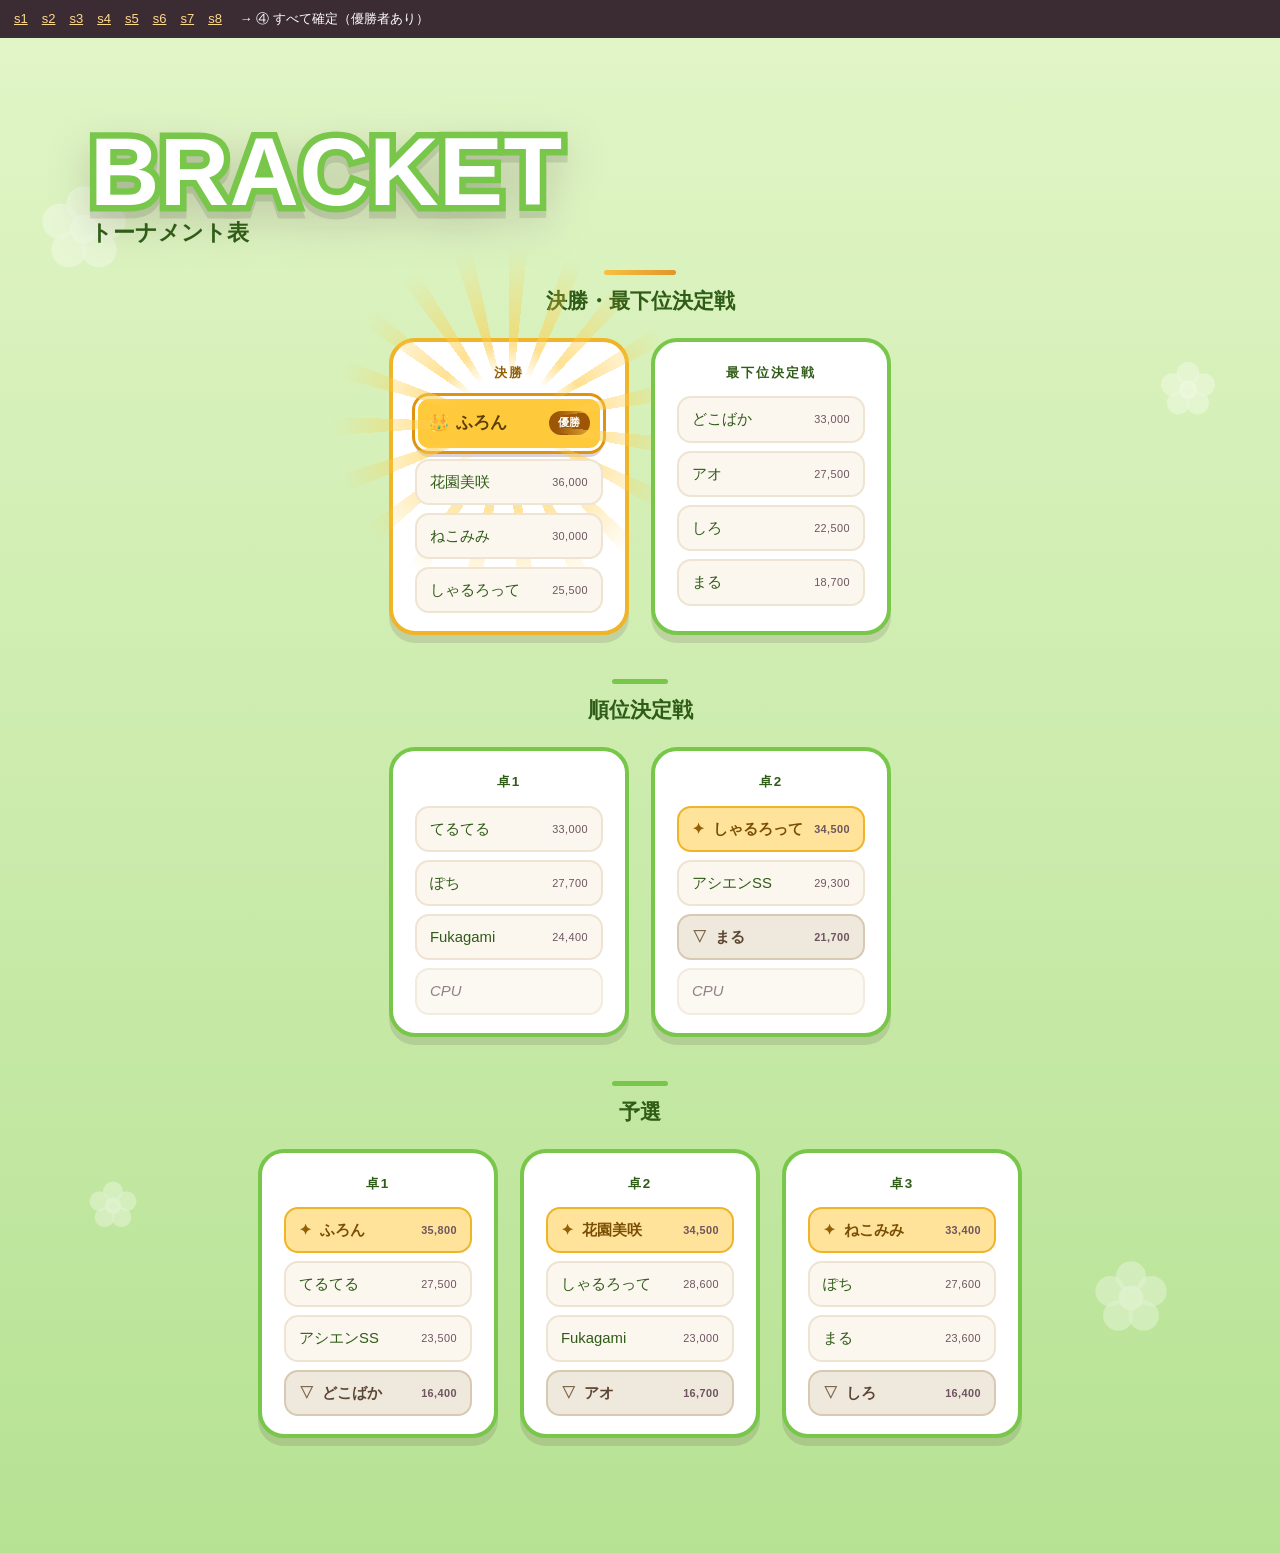
<file: tools/preview-bracket.html>
<!doctype html>
<html lang="ja">
<head>
<meta charset="utf-8">
<meta name="viewport" content="width=device-width, initial-scale=1">
<title>トーナメント表の見えかたを確かめる</title>
<!--
  スプレッドシートを用意しなくても、トーナメント表の見えかたを確かめるためのページです。
  本番と同じ assets/style.css と assets/script.js を読み込み、
  シートの代わりに下の作り物のデータを script.js のコールバックへ渡しています。

      python -m http.server 8000        （リポジトリのフォルダで）
      → http://localhost:8000/tools/preview-bracket.html#s4

  上の帯のリンクで場面を切り替えられます。**このページは公開ページから参照されていません。**
-->
<link rel="stylesheet" href="../assets/style.css">
<style>
  .testbar { position: relative; z-index: 99; background: #3B2B33; color: #fff; padding: 8px 14px;
             font: 13px/1.7 var(--font-body, sans-serif); }
  .testbar a { color: #FFD98A; margin-right: 14px; }
</style>
</head>
<body>
<div class="testbar" id="bar"></div>

<section class="section section--bracket" id="bracket">
  <div class="wrap">
    <h2 class="section__title">
      <span class="section__en">BRACKET</span>
      <span class="section__ja">トーナメント表</span>
    </h2>
    <div class="bracket" data-sheet="PREVIEW_NO_SHEET" data-sheet-name="トーナメント表">
      <!-- BRACKET:START -->
      <p class="bracket__empty">当日をお楽しみに。ここに卓分けが出ます。</p>
      <!-- BRACKET:END -->
    </div>
  </div>
</section>

<script>
// ── 作り物のシート ──────────────────────────────────
var COLS = ['回戦','卓','参加者','1戦目','2戦目','3戦目'].map(function (l) { return { label: l }; });
function R(list) { return list.map(function (r) { return { c: r.map(function (v) { return { v: v }; }) }; }); }

var QUAL12 = [
  ['予選','卓1','ふろん',12300,8400,15100],
  ['予選','卓1','てるてる',9200,11000,7300],
  ['予選','卓1','アシエンSS',8100,9000,6400],
  ['予選','卓1','どこばか',5400,6100,4900],
  ['予選','卓2','花園美咲',14000,9500,11000],
  ['予選','卓2','しゃるろって',10200,8800,9600],
  ['予選','卓2','Fukagami',7700,8200,7100],
  ['予選','卓2','アオ',6000,5500,5200],
  ['予選','卓3','ねこみみ',13100,10400,9900],
  ['予選','卓3','ぽち',9800,9100,8700],
  ['予選','卓3','まる',8300,7400,7900],
  ['予選','卓3','しろ',5100,6300,5000]
];

var RANK6 = [
  ['順位決定戦','卓1','てるてる',11000,12000,10000],
  ['順位決定戦','卓1','ぽち',9000,9500,9200],
  ['順位決定戦','卓1','Fukagami',8000,8500,7900],
  ['順位決定戦','卓2','しゃるろって',12000,11500,11000],
  ['順位決定戦','卓2','アシエンSS',10000,9800,9500],
  ['順位決定戦','卓2','まる',7000,7500,7200]
];

var FINALS = [
  ['決勝','卓1','ふろん',15000,14000,16000],
  ['決勝','卓1','花園美咲',13000,12000,11000],
  ['決勝','卓1','ねこみみ',10000,11000,9000],
  ['決勝','卓1','しゃるろって',9000,8000,8500],
  ['最下位決定戦','卓1','どこばか',12000,11000,10000],
  ['最下位決定戦','卓1','アオ',9000,9500,9000],
  ['最下位決定戦','卓1','しろ',8000,7000,7500],
  ['最下位決定戦','卓1','まる',6000,6500,6200]
];

// 卓3をまだ入力していない状態（1戦目だけ入っている）
var QUAL_PLAYING = QUAL12.slice(0, 8).concat(
  QUAL12.slice(8).map(function (r) { return [r[0], r[1], r[2], r[3], '', '']; })
);

// 人数を変えた予選をその場で作る（合計は 席の順にきれいに下がる）
function gen(tables, prefix, cpuOnLast) {
  var out = [];
  for (var t = 1; t <= tables; t++) {
    var seats = cpuOnLast && t === tables ? 3 : 4;
    for (var p = 1; p <= seats; p++) {
      out.push(['予選', '卓' + t, prefix + t + '-' + p, 4000 - p * 500, 4000 - p * 400, 4000 - p * 300]);
    }
    if (cpuOnLast && t === tables) out.push(['予選', '卓' + t, 'CPU', 9999, 9999, 9999]);
  }
  return out;
}

var SCENES = {
  s1: { name: '① 予選だけ・卓3が対局中', rows: QUAL_PLAYING },
  s2: { name: '② 予選が確定 → 順位決定戦（予定）', rows: QUAL12 },
  s3: { name: '③ 順位決定戦が確定 → 決勝・最下位決定戦（予定）', rows: QUAL12.concat(RANK6) },
  s4: { name: '④ すべて確定（優勝者あり）', rows: QUAL12.concat(RANK6).concat(FINALS) },
  s5: { name: '⑤ 8人2卓（N=2）', rows: gen(2, '甲') },
  s6: { name: '⑥ 16人4卓（N=4）', rows: gen(4, '乙') },
  s7: { name: '⑦ 11人3卓（卓3にCPU）', rows: gen(3, '丙', true) },
  // **16人は順位決定戦から誰も上がりません。**（決勝の4席が予選1位で埋まるため）
  // 印が1つも付かないので、見出しに「ここで順位が決まります」と出ることを確かめます。
  s8: {
    name: '⑧ 16人・順位決定戦まで確定（上下へ抜ける人がいない）',
    rows: gen(4, '丁').concat([
      ['順位決定戦','卓1','丁1-2',3000,3100,3200],
      ['順位決定戦','卓1','丁3-2',2900,2900,2900],
      ['順位決定戦','卓1','丁1-3',2800,2800,2800],
      ['順位決定戦','卓1','丁3-3',2700,2700,2700],
      ['順位決定戦','卓2','丁2-2',2600,2600,2600],
      ['順位決定戦','卓2','丁4-2',2500,2500,2500],
      ['順位決定戦','卓2','丁2-3',2400,2400,2400],
      ['順位決定戦','卓2','丁4-3',2300,2300,2300]
    ])
  }
};

var key = (location.hash || '#s4').slice(1);
if (!SCENES[key]) key = 's4';
document.getElementById('bar').innerHTML =
  Object.keys(SCENES).map(function (k) {
    return '<a href="#' + k + '" onclick="setTimeout(function(){location.reload();},0)">' + k + '</a>';
  }).join('') + ' → ' + SCENES[key].name;
</script>

<script src="../assets/script.js"></script>

<script>
// script.js が用意したコールバックへ、シートの代わりに作り物を渡す
window.nenekkoBracket({ table: { cols: COLS, rows: R(SCENES[key].rows) } });
</script>
</body>
</html>
</file>
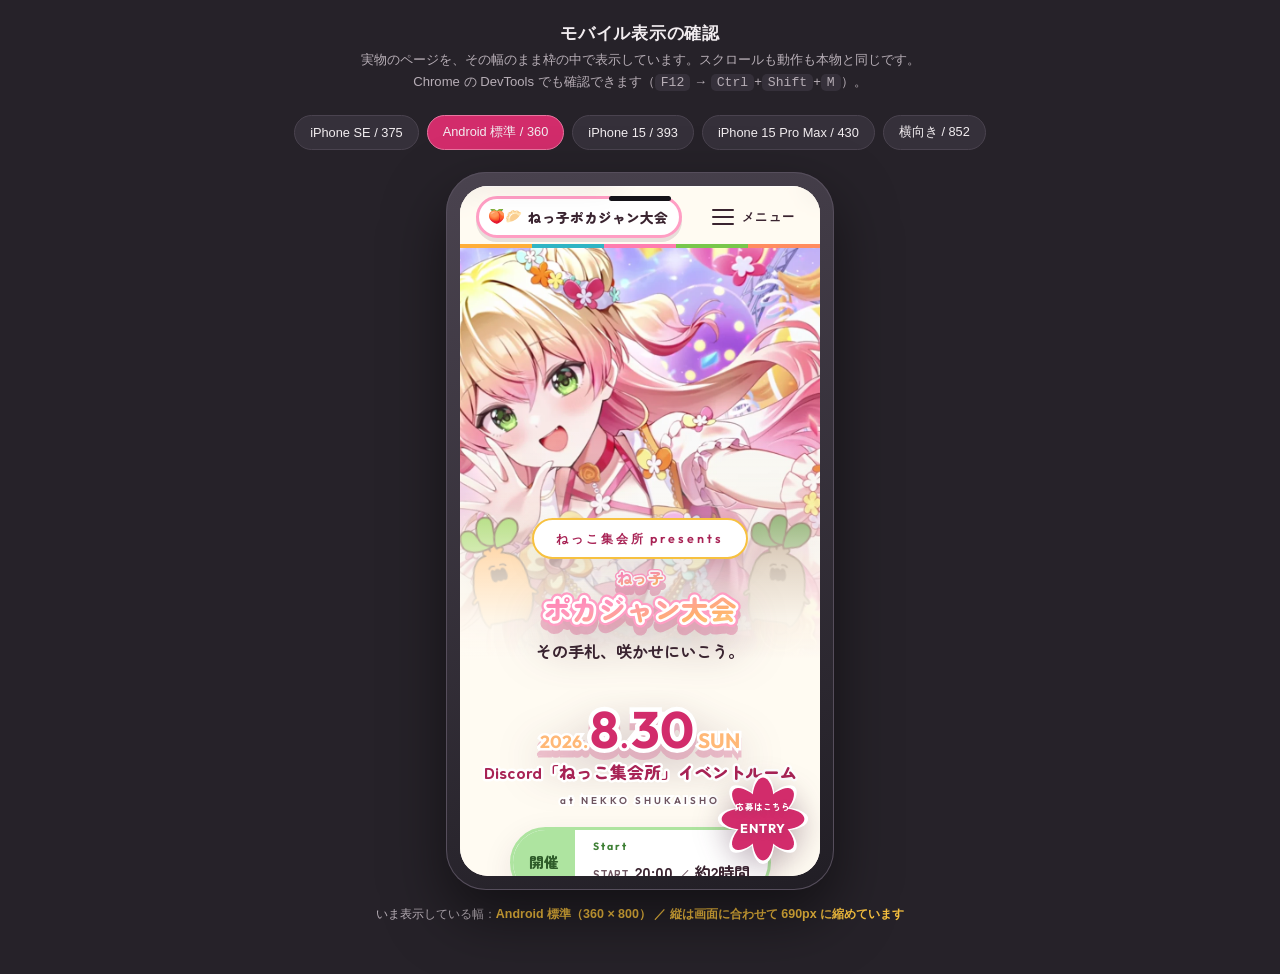
<file: tools/preview-mobile.html>
<!DOCTYPE html>
<html lang="ja">
<head>
<meta charset="UTF-8">
<meta name="viewport" content="width=device-width, initial-scale=1">
<title>モバイル表示の確認 ｜ ねっこ杯</title>
<style>
  :root { color-scheme: light; }
  html, body {
    background-color: #262229;
    color: #F2EDF0;
  }
  body {
    margin: 0; min-height: 100vh;
    font-family: "Zen Kaku Gothic New", "Hiragino Kaku Gothic ProN", "Yu Gothic", "Meiryo", sans-serif;
    display: flex; flex-direction: column; align-items: center;
    padding: 22px 16px 40px;
    box-sizing: border-box;
  }

  h1 { font-size: 1.05rem; margin: 0 0 4px; letter-spacing: .04em; }
  .lead { margin: 0 0 20px; font-size: .82rem; color: #B7AEB6; text-align: center; line-height: 1.7; }
  .lead code { background: #35303A; padding: 1px 6px; border-radius: 5px; }

  .bar { display: flex; flex-wrap: wrap; gap: 8px; justify-content: center; margin-bottom: 22px; }
  .bar button {
    font: inherit; font-size: .8rem;
    padding: 8px 15px; border-radius: 999px; cursor: pointer;
    background: #35303A; color: #F2EDF0; border: 1px solid #4A434F;
    transition: background .15s ease, border-color .15s ease;
  }
  .bar button:hover { background: #433C49; }
  .bar button[aria-pressed="true"] { background: #D22C6B; border-color: #E8759F; }
  .bar button:focus-visible { outline: 3px solid #F7C13F; outline-offset: 2px; }

  /* 端末の外枠 */
  .device {
    position: relative;
    padding: 14px;
    border-radius: 40px;
    background: linear-gradient(160deg, #4A434F, #211E25);
    box-shadow: 0 26px 60px rgba(0, 0, 0, .5), 0 0 0 1px #564E5C inset;
  }
  .device::before {          /* スピーカー */
    content: ""; position: absolute; top: 24px; left: 50%; translate: -50% 0;
    width: 62px; height: 5px; border-radius: 3px; background: #151318; z-index: 2;
  }
  .device iframe {
    display: block; border: 0; border-radius: 28px; background: #FFF7F3;
  }

  .meta { margin-top: 16px; font-size: .78rem; color: #B7AEB6; text-align: center; }
  .meta b { color: #F7C13F; font-weight: 600; }
</style>
</head>
<body>

<h1>モバイル表示の確認</h1>
<p class="lead">
  実物のページを、その幅のまま枠の中で表示しています。スクロールも動作も本物と同じです。<br>
  Chrome の DevTools でも確認できます（<code>F12</code> → <code>Ctrl</code>+<code>Shift</code>+<code>M</code>）。
</p>

<div class="bar" id="bar"></div>

<div class="device">
  <iframe id="frame" src="../index.html" title="ねっこ杯 ポカジャン大会（モバイル表示）"></iframe>
</div>

<p class="meta">いま表示している幅：<b id="label">—</b></p>

<script>
  // 代表的な端末幅。数字は CSS ピクセル
  var SIZES = [
    { name: 'iPhone SE',        w: 375, h: 667 },
    { name: 'Android 標準',      w: 360, h: 800 },
    { name: 'iPhone 15',        w: 393, h: 852 },
    { name: 'iPhone 15 Pro Max', w: 430, h: 932 },
    { name: '横向き',            w: 852, h: 393 }
  ];

  var bar = document.getElementById('bar');
  var frame = document.getElementById('frame');
  var label = document.getElementById('label');

  var currentSize = null;

  function apply(size, button) {
    if (size) currentSize = size;
    if (button) {
      bar.querySelectorAll('button').forEach(function (b) {
        b.setAttribute('aria-pressed', String(b === button));
      });
    }
    if (!currentSize) return;

    // レイアウトを決めるのは幅なので、幅は指定どおりに保つ。
    // 高さだけウィンドウに収まるよう縮めて、枠が画面からはみ出さないようにする。
    var room = window.innerHeight - 210;
    var h = Math.min(currentSize.h, Math.max(360, room));

    frame.style.width = currentSize.w + 'px';
    frame.style.height = h + 'px';

    label.textContent = currentSize.name + '（' + currentSize.w + ' × ' + currentSize.h + '）'
      + (h < currentSize.h ? ' ／ 縦は画面に合わせて ' + h + 'px に縮めています' : '');
  }

  window.addEventListener('resize', function () { apply(null, null); });

  SIZES.forEach(function (size, i) {
    var b = document.createElement('button');
    b.type = 'button';
    b.textContent = size.name + ' / ' + size.w;
    b.setAttribute('aria-pressed', 'false');
    b.addEventListener('click', function () { apply(size, b); });
    bar.appendChild(b);
    if (i === 1) apply(size, b);   // 既定は Android 標準の 360px
  });
</script>

</body>
</html>
</file>
<file: assets/style.css>
@charset "UTF-8";

/* ==========================================================================
   ねっこ杯 ポカジャン大会 / style.css
    1. トークン      2. ベース        3. ローディング   4. ヘッダー
    5. ヒーロー      6. 手札          7. 流れる帯       8. 汎用セクション
    9. ABOUT        10. RULE         11. ENTRY        12. フッター
   13. 演出          14. レスポンシブ  15. モーション低減
   ========================================================================== */

/* ---------- 1. トークン ---------- */
:root {
  color-scheme: light;            /* ブラウザのダークモード強制による反転事故を防ぐ */

  --bg:         #FFF7F3;          /* 桃みのあるオフホワイト（純白は使わない） */
  --bg-alt:     #FFEDF2;          /* セクションの帯 */
  --surface:    #FFFFFF;          /* カード・牌の面 */
  --ink:        #3A2430;          /* 本文（背景比 約13:1） */
  --ink-muted:  #6E5560;          /* 補足（背景比 約6:1） */

  --pink:       #D22C6B;          /* 主役の桃色。白文字を載せて 4.87:1 */
  --pink-deep:  #A82355;          /* 小さめの強調文字（白地に 6.9:1） */
  --pink-soft:  #FFD3E2;          /* 淡い面・装飾 */

  --plum:       #46203A;          /* 濃い差し色（帯・フッター） */
  --plum-ink:   #FFEAF2;          /* プラム地に載せる文字 */

  --gold:       #F7C13F;          /* 金の面・縁（文字色にはしない） */
  --gold-pale:  #FFE9A8;          /* 金のハイライト */
  --gold-ink:   #8E6104;          /* 金系の文字色（札の地に 5.1:1） */

  --line:       #F3DDE3;          /* 罫線 */

  /* キービジュアルの空。文字は載せないので、明るさだけで選んでいます */
  --sky-top:    #8FD3F4;          /* 空の上端 */
  --sky-mid:    #C9ECFB;          /* 空の中ほど */
  --sky-low:    #FFF6E8;          /* 地平線ぎわ */
  --cream:      #FFFBF2;          /* キービジュアルの下に続く生成り */

  /* 装飾用のパステル。面と縁にだけ使い、本文の文字色には使いません */
  --p-pink:     #FF9EC4;
  --p-apricot:  #FFB877;
  --p-lemon:    #FFE28A;
  --p-mint:     #AEE4A0;
  --p-aqua:     #9BD6F2;

  /* 見出しと日付の縁取りの太さ。1か所で太さを揃えるために変数にしています */
  --stroke-w:   18px;

  /* 背景に散らす花。丸を5つ並べただけの自作の図形です。
     淡い地には桃色、セクションの濃い地には白を使い分けます。 */
  --flower: url("data:image/svg+xml,%3Csvg xmlns='http://www.w3.org/2000/svg' viewBox='0 0 40 40'%3E%3Cg fill='%23FFDDE8'%3E%3Ccircle cx='20' cy='10' r='7.4'/%3E%3Ccircle cx='30' cy='17.2' r='7.4'/%3E%3Ccircle cx='26.2' cy='29' r='7.4'/%3E%3Ccircle cx='13.8' cy='29' r='7.4'/%3E%3Ccircle cx='10' cy='17.2' r='7.4'/%3E%3C/g%3E%3Ccircle cx='20' cy='20.4' r='6' fill='%23FFE3A8'/%3E%3C/svg%3E");
  --flower-w: url("data:image/svg+xml,%3Csvg xmlns='http://www.w3.org/2000/svg' viewBox='0 0 40 40' fill='%23FFFFFF' fill-opacity='.62'%3E%3Ccircle cx='20' cy='10' r='7.4'/%3E%3Ccircle cx='30' cy='17.2' r='7.4'/%3E%3Ccircle cx='26.2' cy='29' r='7.4'/%3E%3Ccircle cx='13.8' cy='29' r='7.4'/%3E%3Ccircle cx='10' cy='17.2' r='7.4'/%3E%3Ccircle cx='20' cy='20.4' r='6' fill-opacity='.9'/%3E%3C/svg%3E");

  /* 絵を覆う柄をくり抜く花のかたち。白い部分が穴になります */
  --flower-hole: url("data:image/svg+xml,%3Csvg xmlns='http://www.w3.org/2000/svg' viewBox='0 0 200 200'%3E%3Cg fill='%23ffffff'%3E%3Cellipse cx='100' cy='44' rx='30' ry='62'/%3E%3Cellipse cx='100' cy='44' rx='30' ry='62' transform='rotate(45 100 100)'/%3E%3Cellipse cx='100' cy='44' rx='30' ry='62' transform='rotate(90 100 100)'/%3E%3Cellipse cx='100' cy='44' rx='30' ry='62' transform='rotate(135 100 100)'/%3E%3Cellipse cx='100' cy='44' rx='30' ry='62' transform='rotate(180 100 100)'/%3E%3Cellipse cx='100' cy='44' rx='30' ry='62' transform='rotate(225 100 100)'/%3E%3Cellipse cx='100' cy='44' rx='30' ry='62' transform='rotate(270 100 100)'/%3E%3Cellipse cx='100' cy='44' rx='30' ry='62' transform='rotate(315 100 100)'/%3E%3C/g%3E%3C/svg%3E");

  /* セクションの境目に使ううねった曲線 */
  --wave: url("data:image/svg+xml,%3Csvg xmlns='http://www.w3.org/2000/svg' viewBox='0 0 1200 100' preserveAspectRatio='none'%3E%3Cpath d='M0 100V62C200 8 400 102 600 54C800 6 1000 96 1200 44V100Z' fill='%23000'/%3E%3C/svg%3E");

  --radius:     20px;
  --radius-sm:  13px;
  --shadow:     0 10px 30px rgba(70, 32, 58, .10);
  --shadow-lift:0 24px 48px rgba(70, 32, 58, .20);
  --shadow-deep:0 18px 44px rgba(70, 32, 58, .16);

  --font-display: "Zen Maru Gothic", "Hiragino Maru Gothic ProN", "Yu Gothic", sans-serif;
  --font-body:    "Zen Kaku Gothic New", "Hiragino Kaku Gothic ProN", "Yu Gothic", "Meiryo", sans-serif;
  --font-en:      "Outfit", "Segoe UI", sans-serif;

  --header-h: 62px;
  --wrap: 1100px;

  /* 動きの基準。sd_variable_manager の設計に合わせて、短く・小さく・段差をつける */
  --ease: cubic-bezier(.2, 0, 0, 1);
  --t:    180ms;      /* 操作に対する反応 */
  --t-in: 520ms;      /* 要素の入場 */
}

/* ---------- 2. ベース ---------- */
*, *::before, *::after { box-sizing: border-box; }

html, body {
  background-color: var(--bg);
  color: var(--ink);
}

html { scroll-behavior: smooth; scroll-padding-top: calc(var(--header-h) + 12px); }

body {
  margin: 0;
  font-family: var(--font-body);
  font-size: 16px;
  line-height: 1.9;
  -webkit-font-smoothing: antialiased;
  overflow-x: hidden;
}

h1, h2, h3, h4 { font-family: var(--font-display); line-height: 1.35; margin: 0; }
p { margin: 0 0 1.1em; }
ul, ol, dl, dd { margin: 0; padding: 0; }
li { list-style: none; }
a { color: var(--pink-deep); }

:focus-visible { outline: 3px solid var(--pink); outline-offset: 3px; border-radius: 4px; }

/* 本文は、横から生えるねっ子より必ず手前に来るようにする */
.wrap { width: min(100% - 40px, var(--wrap)); margin-inline: auto; position: relative; z-index: 1; }

/* アイコン（自作SVGシンボル）。font-size に追従します */
.sprite { position: absolute; width: 0; height: 0; overflow: hidden; }
.icon {
  width: 1em; height: 1em;
  fill: currentColor;
  display: inline-block; vertical-align: -.14em;
  flex: none;
}

/* 桃鈴ねねのファンマーク。絵文字なので専用のフォントスタックを当てる */
.fanmark {
  font-family: "Apple Color Emoji", "Segoe UI Emoji", "Noto Color Emoji", "Segoe UI Symbol", sans-serif;
  font-style: normal; font-weight: 400;
  letter-spacing: 0; line-height: 1;
  white-space: nowrap;
}

.skip-link {
  position: absolute; left: 12px; top: -60px; z-index: 200;
  background: var(--surface); color: var(--ink);
  padding: 10px 16px; border-radius: var(--radius-sm);
  box-shadow: var(--shadow); text-decoration: none;
  transition: top .2s ease;
}
.skip-link:focus-visible { top: 12px; }

/* ボタン */
.btn {
  position: relative;
  display: inline-block;
  font-family: var(--font-display); font-weight: 700;
  text-decoration: none;
  padding: 15px 38px;
  border-radius: 999px;
  transition: transform .2s ease, box-shadow .2s ease;
}
.btn--primary {
  /* 一番明るい上端でも白文字が 4.6:1 を確保できる範囲でグラデーションをかける */
  background: linear-gradient(180deg, #D8306E 0%, var(--pink) 55%, #B92159 100%);
  color: #FFFFFF;
  border: 2px solid var(--gold-pale);
  box-shadow: 0 8px 0 0 var(--pink-deep), var(--shadow);
}
.btn--primary::after {          /* 上面のつや */
  content: ""; position: absolute; inset: 3px 8px auto; height: 38%;
  border-radius: 999px;
  background: linear-gradient(180deg, rgba(255, 255, 255, .42), rgba(255, 255, 255, 0));
  pointer-events: none;
}
/* ホバーで光が斜めに走る */
.btn--primary::before {
  content: ""; position: absolute; inset: 0;
  border-radius: 999px; overflow: hidden;
  background: linear-gradient(105deg,
    rgba(255, 255, 255, 0) 38%,
    rgba(255, 255, 255, .5) 50%,
    rgba(255, 255, 255, 0) 62%);
  background-size: 260% 100%; background-position: 140% 0;
  transition: background-position .6s var(--ease);
  pointer-events: none;
}
.btn--primary:hover::before { background-position: -40% 0; }
.btn--primary:hover { transform: translateY(3px); box-shadow: 0 5px 0 0 var(--pink-deep), var(--shadow); }
.btn--primary:active { transform: translateY(8px); box-shadow: 0 0 0 0 var(--pink-deep); }
.btn--lg { font-size: 1.2rem; padding: 20px 54px; }

/* ---------- 3. ローディング ---------- */
.splash {
  position: fixed; inset: 0; z-index: 300;
  display: none;
  place-items: center; align-content: center; gap: 18px;
  background: radial-gradient(120% 90% at 50% 45%, #FFFFFF 0%, var(--bg-alt) 70%, var(--pink-soft) 100%);
}
.js .splash {
  display: grid;
  animation: splash-out .8s ease 1.5s forwards;
}
/* ローディングのキャラクター。金の輪をつけたメダル風にする */
.splash__portrait {
  display: block; width: 168px; height: 168px;
  border-radius: 50%; overflow: hidden;
  border: 5px solid var(--gold);
  box-shadow: var(--shadow-deep);
  background: var(--surface);
  animation: bloom-in 1.2s cubic-bezier(.2, .9, .3, 1.3) both;
}
/* ねっ子は縦長なので cover だと葉と足が切れる。全身を収める */
.splash__portrait img {
  display: block; width: 100%; height: 100%;
  object-fit: contain; padding: 16px 14px 10px; box-sizing: border-box;
}

.splash__mark {
  margin: 0; font-size: 46px;
  animation: bloom-in 1.4s cubic-bezier(.2, .9, .3, 1.3) .1s both;
}
.splash__text {
  margin: 0;
  font-family: var(--font-en); font-weight: 600; font-size: .82rem;
  letter-spacing: .42em; color: var(--pink-deep);
}
@keyframes bloom-in {
  0%   { transform: scale(.2) rotate(-90deg); opacity: 0; }
  60%  { transform: scale(1.08) rotate(10deg); opacity: 1; }
  100% { transform: scale(1) rotate(0deg); opacity: 1; }
}
@keyframes splash-out { to { opacity: 0; visibility: hidden; } }

/* ---------- 4. ヘッダー ---------- */
.site-header {
  position: fixed; inset: 0 0 auto 0; z-index: 50;
  height: var(--header-h);
  /* 地はキービジュアルと同じ生成り。柄を入れずに、下の絵を邪魔しない面にしている。 */
  background: rgba(255, 251, 242, .88);
  backdrop-filter: blur(10px);
  box-shadow: 0 1px 0 rgba(255, 255, 255, .8) inset;
  transition: box-shadow var(--t) var(--ease), background-color var(--t) var(--ease);
}
/* 下辺は、セクションの地の色をそのまま横に並べた帯。
   ページを下まで見ると、この5色が順番に出てくることが分かる作りにしている。 */
.site-header::after {
  content: ""; position: absolute; left: 0; right: 0; bottom: 0; height: 4px;
  background: linear-gradient(90deg,
    #FFAE39 0%, #FFAE39 20%, #2FB4C4 20%, #2FB4C4 40%,
    #FF7DAF 40%, #FF7DAF 60%, #78C74B 60%, #78C74B 80%, #FF8C5F 80%);
}
/* スクロールすると、ヘッダーが浮いていることが分かる程度に影をつける */
.is-scrolled .site-header {
  background: rgba(255, 251, 242, .96);
  box-shadow: 0 4px 18px rgba(70, 32, 58, .12);
}
.site-header__inner {
  height: 100%;
  width: min(100% - 32px, var(--wrap));
  margin-inline: auto;
  display: flex; align-items: center; justify-content: space-between; gap: 16px;
}
/* ロゴは「札」。このページの中心にある手札のモチーフを、ヘッダーにも1枚だけ置いている。
   地・縁・角丸は RULE の .mini（役の説明に出る小さな札）と同じ組み立て。 */
.site-header__logo {
  position: relative; overflow: hidden;
  display: inline-flex; align-items: center; gap: 9px;
  padding: 7px 16px 7px 13px;
  font-family: var(--font-display); font-weight: 900; font-size: 1.02rem;
  color: var(--ink); text-decoration: none;
  background: var(--surface);
  border: 3px solid var(--p-pink);
  border-radius: 999px;
  box-shadow: 0 4px 0 rgba(70, 32, 58, .13);
  transition: transform var(--t) var(--ease), box-shadow var(--t) var(--ease);
}
.site-header__logo:hover {
  transform: translateY(-2px);
  box-shadow: 0 6px 0 rgba(70, 32, 58, .13);
}
.site-header__mark { font-size: 1.15em; }

.site-nav ul { display: flex; align-items: center; gap: 26px; }
.site-nav a {
  font-family: var(--font-en); font-weight: 600; font-size: .9rem;
  letter-spacing: .16em; color: var(--ink); text-decoration: none;
  position: relative; padding: 6px 0;
}
.site-nav a::after {
  content: ""; position: absolute; left: 0; right: 0; bottom: 0;
  height: 4px; border-radius: 4px;
  background: var(--p-pink);
  transform: scaleX(0); transform-origin: left; transition: transform .25s ease;
}
.site-nav a:hover::after { transform: scaleX(1); }

/* ENTRY はこのページの目的そのもの。押せる面にして、他の項目と重さを変えている。
   沈み込みかたは本文の .btn--primary と同じ語彙（影を薄くしながら下げる）。 */
.site-nav__cta a {
  padding: 8px 18px;
  border-radius: 999px;
  color: #FFF;
  background: linear-gradient(180deg, var(--pink), var(--pink-deep));
  box-shadow: 0 3px 0 0 var(--pink-deep), 0 6px 14px rgba(70, 32, 58, .18);
  transition: transform var(--t) var(--ease), box-shadow var(--t) var(--ease);
}
.site-nav__cta a::after { display: none; }   /* ピルなので金の下線は出さない */
.site-nav__cta a:hover {
  transform: translateY(2px);
  box-shadow: 0 1px 0 0 var(--pink-deep), 0 3px 8px rgba(70, 32, 58, .16);
}
.site-nav__cta a:focus-visible { border-radius: 999px; }

.nav-toggle {
  display: none; align-items: center; gap: 8px;
  background: none; border: 0; padding: 8px; cursor: pointer;
  font-family: var(--font-en); font-weight: 600; font-size: .78rem;
  letter-spacing: .12em; color: var(--ink);
}
.nav-toggle__bars, .nav-toggle__bars::before, .nav-toggle__bars::after {
  display: block; width: 22px; height: 2.5px; border-radius: 2px;
  background: var(--ink); transition: transform .25s ease, opacity .2s ease;
}
.nav-toggle__bars { position: relative; }
.nav-toggle__bars::before, .nav-toggle__bars::after { content: ""; position: absolute; left: 0; }
.nav-toggle__bars::before { top: -7px; }
.nav-toggle__bars::after  { top: 7px; }
.nav-toggle[aria-expanded="true"] .nav-toggle__bars { background: transparent; }
.nav-toggle[aria-expanded="true"] .nav-toggle__bars::before { transform: translateY(7px) rotate(45deg); }
.nav-toggle[aria-expanded="true"] .nav-toggle__bars::after  { transform: translateY(-7px) rotate(-45deg); }

/* ---------- 5. ヒーロー ---------- */
.hero {
  position: relative;
  display: flex; flex-direction: column; align-items: center;
  /* 下端はフリルが重なるので、そのぶん余白を足しています */
  padding: 0 0 138px;
  text-align: center;
  overflow: hidden;
  background: var(--cream);
}
/* キービジュアルだけは画面いっぱいに広げるので、余白は他の要素側で持ちます */
.hero > *:not(.kv):not(.hero__frill):not(.hero__deco) {
  padding-inline: clamp(16px, 3vw, 30px);
}

/* ---------- 5-0. キービジュアルの額 ----------
   公式と同じで、絵を1枚の大きな額に収め、下端をぼかして生成りへ溶かし、
   その上に大会名を載せます。ねっ子は額からはみ出させます。 */
/* 公式と同じく、絵は画面の端から端まで届かせます（枠も角丸も付けません）。
   ヘッダーのぶんだけ下げ、残りの高さいっぱいを絵に使います。 */
.kv {
  position: relative;
  width: 100vw; margin-inline: calc(50% - 50vw);
  margin-top: var(--header-h);
  margin-bottom: 12px;
}
.kv__panel {
  position: relative;
  height: min(calc(100svh - var(--header-h)), 940px);
  min-height: 420px;
  overflow: hidden;
  /* 絵が読み込めなかったときは、この空がそのまま出ます */
  background: linear-gradient(180deg, var(--sky-top) 0%, var(--sky-mid) 42%, var(--sky-low) 100%);
}
.kv__art { position: absolute; inset: 0; z-index: 1; }
.kv__art[hidden] { display: none; }
.kv__art img {
  display: block; width: 100%; height: 100%;
  object-fit: cover; object-position: 50% 40%;
}
/* 絵は静止画なので、代わりにゆっくり寄せて動きを出します。
   大きさを戻すのは、柄が全面を覆っている 88% の一瞬。
   隠れている間に戻すので、継ぎ目は見えません。 */
.js .kv__art img { animation: kv-zoom 15s linear -10s infinite; }
@keyframes kv-zoom {
  0%       { scale: 1; }
  88%      { scale: 1.09; }
  88.001%  { scale: 1; }      /* ← 柄の裏で寸法を戻す */
  100%     { scale: 1; }
}
/* 下端を生成りへ溶かす膜。大会名はこの手前に出ます */
.kv__fade {
  position: absolute; left: 0; right: 0; bottom: 0; z-index: 3;
  height: 58%;
  background: linear-gradient(180deg,
    rgba(255, 251, 242, 0)   0%,
    rgba(255, 251, 242, .28) 24%,
    rgba(255, 251, 242, .70) 50%,
    rgba(255, 251, 242, .94) 72%,
    var(--cream)             88%,
    var(--cream)            100%);
}

/* ---------- 5-1. 空（虹と雲） ---------- */
.sky { position: absolute; inset: 0; z-index: 0; pointer-events: none; overflow: hidden; }

/* 虹は下半分が地面に隠れる想定で、ヒーローの中ほどに大きく置きます */
.sky__rainbow {
  position: absolute; left: 50%; top: 4%;
  width: min(1500px, 145%); height: 78%;
  translate: -50% 0;
  opacity: .68;
  filter: blur(.4px);
}

/* 雲は円を3つ重ねただけの図形です（画像は使っていません） */
.cloud {
  position: absolute;
  width: 120px; height: 44px;
  background: #FFFFFF; border-radius: 999px;
  opacity: .92;
  box-shadow:
     36px -20px 0 -6px #FFFFFF,
    -34px -13px 0 -11px #FFFFFF,
     70px  -2px 0 -12px #FFFFFF;
}
.cloud--1 { top: 13%; left: 6%;   scale: 1.15; }
.cloud--2 { top: 24%; right: 9%;  scale: .85; }
.cloud--3 { top: 46%; left: 13%;  scale: .65; opacity: .75; }
.cloud--4 { top: 8%;  left: 47%;  scale: .7;  opacity: .8; }
/* ゆっくり流す。動きを止めたい人には 15章で止めています */
.js .cloud { animation: drift 26s ease-in-out infinite alternate; }
.js .cloud--2 { animation-duration: 34s; animation-delay: -8s; }
.js .cloud--3 { animation-duration: 30s; animation-delay: -16s; }
.js .cloud--4 { animation-duration: 38s; animation-delay: -4s; }
@keyframes drift {
  from { transform: translateX(-18px); }
  to   { transform: translateX(18px); }
}

/* 中心から広がる光の筋 */
.hero__sunburst {
  position: absolute; left: 50%; top: -18%;
  width: 150vmax; height: 150vmax; translate: -50% 0;
  /* 虹を主役にしたいので、光の筋は薄く敷くだけにしています */
  pointer-events: none; opacity: .13;
  background: repeating-conic-gradient(from 0deg at 50% 50%,
    rgba(255, 255, 255, .9) 0deg 4deg,
    rgba(255, 255, 255, 0) 4deg 12deg);
  mask-image: radial-gradient(closest-side, #000 22%, transparent 74%);
  -webkit-mask-image: radial-gradient(closest-side, #000 22%, transparent 74%);
}

/* 背景に散らす自作モチーフ */
.hero__deco { position: absolute; inset: 0; pointer-events: none; }
.deco { position: absolute; width: 1em; height: 1em; fill: currentColor; }
.deco--petal   { color: #FFCFDF; opacity: .65; }
.deco--star    { color: var(--gold); opacity: .55; }
.deco--nekko   { color: #FFC2D4; opacity: .6; }
.deco--sparkle { color: var(--gold-pale); opacity: .9; }

.deco--1 { font-size: 96px; top: 11%;  left: 4%;   transform: rotate(-24deg); }
.deco--2 { font-size: 60px; top: 23%;  right: 6%;  transform: rotate(38deg); }
.deco--3 { font-size: 52px; bottom: 15%; left: 10%; transform: rotate(112deg); }
.deco--4 { font-size: 80px; bottom: 26%; right: 4%; transform: rotate(-70deg); }
.deco--5 { font-size: 28px; top: 19%;  left: 17%;  transform: rotate(-12deg); }
.deco--6 { font-size: 20px; top: 36%;  right: 16%; transform: rotate(16deg); }
.deco--7 { font-size: 60px; top: 45%;  left: 6%;   transform: rotate(-14deg); }
.deco--8 { font-size: 44px; bottom: 9%; right: 15%; transform: rotate(12deg); }
.deco--9  { font-size: 26px; top: 16%; left: 33%; }
.deco--10 { font-size: 18px; top: 30%; right: 30%; }
.deco--11 { font-size: 22px; bottom: 26%; left: 27%; }
.deco--12 { font-size: 15px; bottom: 34%; right: 26%; }
.js .deco--sparkle { animation: twinkle 3.2s ease-in-out infinite; }
.js .deco--10 { animation-delay: .7s; }
.js .deco--11 { animation-delay: 1.4s; }
.js .deco--12 { animation-delay: 2.1s; }
@keyframes twinkle {
  0%, 100% { transform: scale(.6) rotate(0deg); opacity: .25; }
  50%      { transform: scale(1) rotate(25deg); opacity: .95; }
}

/* 舞い落ちる花びら。幕(z-index:1)の手前、本文(z-index:2)の後ろを流れる */
.fall { position: absolute; inset: 0; z-index: 1; pointer-events: none; overflow: hidden; }
.fall__petal {
  position: absolute; top: -8%; left: var(--x);
  width: calc(var(--s, 24px) * 1.35); height: calc(var(--s, 24px) * 1.35);
  fill: var(--c, #FFFFFF); opacity: 0;
  /* 背景が桃色で賑やかなので、縁取りと影を入れないと花びらが埋もれる */
  stroke: var(--edge, #E46E9E); stroke-width: 2.2;
  filter: drop-shadow(0 2px 3px rgba(120, 50, 90, .35));
}
.fall__petal:nth-child(3n)   { --c: #FFD9E6; }
.fall__petal:nth-child(4n+1) { --c: #FF9CC2; --edge: #C9487C; }
.js .fall__petal {
  animation: fall var(--dur) linear var(--d) infinite;
}
/* まっすぐ落とさず、左右に振りながら回して落とす */
@keyframes fall {
  0%   { transform: translate(0, 0)          rotate(0deg);   opacity: 0; }
  7%   { opacity: .95; }
  25%  { transform: translate(24px, 28svh)   rotate(110deg); }
  50%  { transform: translate(-18px, 56svh)  rotate(215deg); }
  75%  { transform: translate(22px, 84svh)   rotate(330deg); }
  92%  { opacity: .75; }
  100% { transform: translate(-6px, 112svh)  rotate(430deg); opacity: 0; }
}

/* ---------- 5-1b. 周期で絵を覆う柄 ----------
   参考サイトは15秒ループの動画で、行きと帰りで手法が違っていました。
     覆うとき（約0.75秒） … 柄を重ねて溶かす（クロスディゾルブ）
     戻るとき（約0.33秒） … 花のかたちの穴を中央から広げる
   同じ組み立てを、動画を使わず CSS だけで作っています。 */
.kv-veil {
  position: absolute; inset: 0; z-index: 2;
  overflow: hidden;
  background: var(--cream);
  opacity: 0;                       /* 動きを止めた環境では出しません */
}
/* 花のかたちに「穴を空ける」。全面の面から花を引き算しています */
@supports ((mask-composite: exclude) or (-webkit-mask-composite: xor)) {
  .kv-veil {
    -webkit-mask-image: linear-gradient(#000, #000), var(--flower-hole);
            mask-image: linear-gradient(#000, #000), var(--flower-hole);
    -webkit-mask-repeat: no-repeat, no-repeat;
            mask-repeat: no-repeat, no-repeat;
    -webkit-mask-position: center, center;
            mask-position: center, center;
    -webkit-mask-size: 100% 100%, 0 0;
            mask-size: 100% 100%, 0 0;
    -webkit-mask-composite: xor;
            mask-composite: exclude;
  }
}
/* 開始を -10s ずらしています。ローディングは 1.5s から 0.8秒かけて消えるので、
   明け終わる 2.3秒ちょうどで柄が出そろい、そこから 1.8秒見せてから花が開きます。 */
.js .kv-veil { animation: veil 15s linear -10s infinite; }
@keyframes veil {
  /* 絵だけの時間 */
  0%,  77%  { opacity: 0; -webkit-mask-size: 100% 100%, 0 0; mask-size: 100% 100%, 0 0; }
  /* 柄が重なって溶けてくる（0.75秒） */
  82%       { opacity: 1; -webkit-mask-size: 100% 100%, 0 0; mask-size: 100% 100%, 0 0; }
  /* 柄だけで止まる（1.8秒）。この間に中央へ花の印が出ます。
     ここから先は、小さいうちはゆっくり・大きくなるほど速く開かせます。 */
  94%       { opacity: 1; -webkit-mask-size: 100% 100%, 0 0; mask-size: 100% 100%, 0 0;
              animation-timing-function: cubic-bezier(.45, .03, .7, .45); }
  /* 花のかたちの穴が開いて絵が戻る（0.9秒。穴が画面より大きくなるので継ぎ目は出ません） */
  100%      { opacity: 1; -webkit-mask-size: 100% 100%, 320% 320%; mask-size: 100% 100%, 320% 320%; }
}

/* 柄は文字そのもの。画像ではないので拡大しても粗くならず、重さも増えません */
.kv-veil__pattern {
  position: absolute; left: -32%; top: -32%; width: 164%; height: 164%;
  display: grid; align-content: center; justify-items: center;
  rotate: -12deg;
  font-family: var(--font-display); font-weight: 900;
  font-size: clamp(2rem, 5.6vw, 4.6rem);
  line-height: 1.12; letter-spacing: .04em; white-space: nowrap;
}
.js .kv-veil__pattern { animation: veil-slide 14s linear -10s infinite; }
@keyframes veil-slide { to { translate: -6% 3%; } }
.kv-veil__pattern b { display: block; }
/* 1行おきに色と、塗り／輪郭を替えて、面が単調にならないようにしています */
.kv-veil__pattern b:nth-child(6n+1) { color: #FF7FB0; }
.kv-veil__pattern b:nth-child(6n+2) { color: #FF9A3C; translate: -4% 0; }
.kv-veil__pattern b:nth-child(6n+3) { color: transparent; -webkit-text-stroke: 3px #FFC46B; }
.kv-veil__pattern b:nth-child(6n+4) { color: #7ED957; translate: 5% 0; }
.kv-veil__pattern b:nth-child(6n+5) { color: transparent; -webkit-text-stroke: 3px #FF9EC4; }
.kv-veil__pattern b:nth-child(6n)   { color: #FFD84D; translate: -3% 0; }

/* 中央に出る花の印。この花がそのまま穴になって開くように見せています */
.kv-veil__mark {
  position: absolute; left: 50%; top: 50%;
  width: clamp(84px, 11vw, 148px); aspect-ratio: 1;
  translate: -50% -50%;
  display: grid; place-items: center;
  color: #FFDE7A; opacity: 0;
}
.kv-veil__mark svg { position: absolute; inset: 0; width: 100%; height: 100%; }
.kv-veil__mark img { position: relative; width: 50%; height: auto; }
.js .kv-veil__mark { animation: veil-mark 15s linear -10s infinite; }
@keyframes veil-mark {
  0%, 78%   { opacity: 0; scale: .5; }
  81.5%     { opacity: 1; scale: 1; }
  94%       { opacity: 1; scale: 1; }
  /* 穴が開きはじめるのに合わせて、印は膨らみながら消えます */
  96.6%     { opacity: 0; scale: 2.4; }
  100%      { opacity: 0; scale: 2.4; }
}

/* ---------- 5-2. 額からはみ出すねっ子 ---------- */
/* 左右のねっ子。公式の左右に置かれたマスコットの構図に合わせています */
/* ねっ子は絵と同じ層に置きます。柄が降りたときは一緒に隠れてほしいためです
   （参考サイトではマスコットが絵に描き込まれていて、同じように覆われます） */
.hero__mascots { position: absolute; inset: 0; z-index: 1; pointer-events: none; }
.mascot {
  position: absolute; bottom: 16%;
  width: clamp(84px, 13vw, 210px);
}
.mascot[hidden] { display: none; }
.mascot img {
  display: block; width: 100%; height: auto;
  filter: drop-shadow(0 12px 22px rgba(70, 32, 58, .24));
}
/* 画面の左右へ。端で少し切れてよい前提の置きかたです */
.mascot--l { left: 1%;  rotate: -9deg; }
.mascot--r { right: 1%; rotate: 9deg; }
.js .mascot--l { animation: bob 4.6s ease-in-out infinite; }
.js .mascot--r { animation: bob 5.4s ease-in-out -1.6s infinite; }
@keyframes bob {
  0%, 100% { transform: translateY(0)   rotate(0deg); }
  50%      { transform: translateY(-12px) rotate(3deg); }
}

/* 大会名は額の下端に載せます（公式のロゴの位置） */
.hero__head {
  position: absolute; left: 0; right: 0; bottom: clamp(8px, 2.4vw, 34px);
  z-index: 4; padding: 0 12px;
}

.hero__eyebrow { position: relative; z-index: 2; margin: 0 0 10px; }
.hero__eyebrow span {
  display: inline-block;
  padding: 7px 22px;
  border-radius: 999px;
  background: var(--surface);
  border: 2px solid var(--gold);
  box-shadow: var(--shadow);
  font-family: var(--font-en); font-weight: 600;
  letter-spacing: .24em; font-size: .78rem;
  color: var(--pink-deep);
}
.hero__eyebrow .fanmark { font-size: 1.05rem; margin-inline: 4px 10px; vertical-align: -.15em; }
.hero__eyebrow .fanmark:last-child { margin-inline: 10px 0; }

.hero__title { display: grid; gap: 6px; justify-items: center; margin-bottom: 12px; }

/* 桃 → 白 → 桃橙グラデ の三重縁取り。text-stroke 非対応でも塗りだけで読めます。
   画像ではなく文字のままなので、選択・検索・読み上げがそのまま効きます。 */
.stroked {
  position: relative;
  display: inline-block;
  font-family: var(--font-display); font-weight: 900;
  font-size: clamp(2.6rem, 11vw, 6rem);
  line-height: 1.14; letter-spacing: .02em;
  color: var(--pink);
  filter: drop-shadow(0 8px 0 rgba(214, 92, 140, .40)) drop-shadow(0 16px 24px rgba(70, 32, 58, .26));
}
@supports (-webkit-text-stroke: 1px red) {
  .stroked { -webkit-text-stroke: var(--stroke-w) var(--p-pink); }
  .stroked::before, .stroked::after {
    content: attr(data-text);
    position: absolute; inset: 0;
  }
  /* 白い輪。公式の見出しと同じで、これが文字を空から浮かせています */
  .stroked::before {
    -webkit-text-stroke: calc(var(--stroke-w) * .55) var(--surface);
    color: var(--surface);
  }
  /* いちばん上の塗り。桃から橙へ流します */
  .stroked::after {
    -webkit-text-stroke: 0;
    background: linear-gradient(168deg, #FF7FB0 6%, #FF95BC 34%, #FFB06E 76%, #FFCD82 100%);
    -webkit-background-clip: text; background-clip: text;
    color: transparent;
  }
}
.stroked--sm {
  font-size: clamp(1.35rem, 5vw, 2.3rem);
  --stroke-w: 10px;
}

.hero__catch {
  position: relative; z-index: 2;
  font-family: var(--font-display); font-weight: 700;
  font-size: clamp(1.02rem, 3.4vw, 1.4rem);
  color: var(--ink); margin: 0 0 14px;
}

/* カウントダウン */
.countdown {
  position: relative; z-index: 2;
  display: flex; align-items: center; justify-content: center;
  flex-wrap: wrap; gap: 10px;
  margin: 0 0 22px;
}
/* display を指定しているぶん、hidden 属性を明示的に効かせる */
.countdown[hidden] { display: none; }
.countdown__label {
  font-family: var(--font-display); font-weight: 700; font-size: .92rem;
  color: var(--pink-deep);
}
.countdown__cell {
  display: inline-flex; align-items: baseline; gap: 3px;
  padding: 8px 16px;
  border-radius: 12px;
  background: linear-gradient(180deg, var(--surface), #FFF4F8);
  border: 2px solid var(--gold);
  box-shadow: var(--shadow);
}
.countdown__cell b {
  font-family: var(--font-en); font-weight: 700; font-size: 1.55rem;
  color: var(--ink); font-variant-numeric: tabular-nums;
  display: inline-block;
}
/* 数字が変わった瞬間だけ小さく跳ねる */
.countdown__cell b.is-bumped { animation: bump .45s var(--ease); }
@keyframes bump {
  0%   { transform: translateY(0)    scale(1); }
  35%  { transform: translateY(-4px) scale(1.14); }
  100% { transform: translateY(0)    scale(1); }
}
.countdown__cell i { font-style: normal; font-size: .78rem; color: var(--ink-muted); }

/* ---------- 5-3. 開催日 ----------
   ページでいちばん大きい文字。公式にならって年と曜日を小さく脇に添え、
   月日だけを特大にしています。縁取りは paint-order で塗りの外側に出しています。 */
.kv-date {
  position: relative; z-index: 2;
  display: flex; align-items: baseline; justify-content: center;
  flex-wrap: wrap; gap: 0 .1em;
  margin: 2px 0 2px;
  font-family: var(--font-en); font-weight: 700; line-height: 1;
  filter: drop-shadow(0 7px 0 rgba(214, 92, 140, .34)) drop-shadow(0 14px 22px rgba(70, 32, 58, .24));
}
/* 縁の太さは文字の大きさに比例させます。小さい字に太い縁を付けると、
   字が潰れて白い塊に見えてしまうためです。 */
@supports (paint-order: stroke) {
  .kv-date > * { paint-order: stroke fill; }
  .kv-date__num  { -webkit-text-stroke: 13px var(--surface); }
  .kv-date__sep  { -webkit-text-stroke: 9px  var(--surface); }
  .kv-date__year { -webkit-text-stroke: 6px  var(--surface); }
  .kv-date__dow  { -webkit-text-stroke: 7px  var(--surface); }
}
.kv-date__year { font-size: clamp(1.1rem, 3.6vw, 2.1rem); color: var(--p-apricot); }
.kv-date__year i { font-style: normal; margin-left: .06em; }
.kv-date__num  { font-size: clamp(3.2rem, 13vw, 6.8rem); color: var(--pink); font-weight: 700; }
.kv-date__sep  { font-size: clamp(1.8rem, 6.5vw, 3.4rem); color: var(--pink); font-style: normal; }
.kv-date__dow  { font-size: clamp(1.3rem, 4.6vw, 2.7rem); color: var(--p-apricot); margin-left: .1em; }

/* 会場。日本語を太く、英字を小さく下に敷きます */
.kv-place {
  position: relative; z-index: 2;
  margin: 0 0 16px;
  display: grid; gap: 3px; justify-items: center;
}
.kv-place__ja {
  font-family: var(--font-display); font-weight: 900;
  font-size: clamp(1.05rem, 3.6vw, 1.75rem);
  color: var(--pink-deep);
}
.kv-place__en {
  font-family: var(--font-en); font-weight: 600;
  font-size: clamp(.62rem, 2vw, .82rem); letter-spacing: .3em;
  color: var(--ink-muted);
}
@supports (paint-order: stroke) {
  .kv-place__ja { -webkit-text-stroke: 7px var(--surface); paint-order: stroke fill; }
  .kv-place__en { -webkit-text-stroke: 5px var(--surface); paint-order: stroke fill; }
}

/* ---------- 5-4. カプセル型のバッジ ---------- */
.kv-badges {
  position: relative; z-index: 2;
  list-style: none; margin: 0 0 18px; padding: 0;
  display: flex; flex-wrap: wrap; gap: 12px; justify-content: center;
}
.kv-badge {
  display: flex; align-items: stretch;
  border-radius: 999px;
  background: var(--surface);
  border: 3px solid var(--p-mint);
  box-shadow: var(--shadow);
  overflow: hidden;
}
.kv-badge__head {
  display: grid; place-items: center;
  padding: 8px 16px;
  background: var(--p-mint);
  font-family: var(--font-display); font-weight: 900;
  font-size: .92rem; color: #2F5C2A;
  white-space: nowrap;
}
.kv-badge__body { display: grid; gap: 1px; padding: 6px 18px 7px; justify-items: start; }
.kv-badge__en {
  font-family: var(--font-en); font-weight: 700;
  font-size: .66rem; letter-spacing: .2em; color: #3F8036;
}
.kv-badge__row {
  display: flex; align-items: baseline; gap: 5px;
  font-family: var(--font-display); font-weight: 900;
  color: var(--ink);
}
.kv-badge__row i { font-style: normal; font-size: .68rem; color: var(--ink-muted); }
.kv-badge__row b { font-size: 1.02rem; }

/* ---------- 5-5. 花のかたちのボタン ---------- */
.hero__cta { margin: 0; position: relative; z-index: 3; }
.flower-btn {
  position: relative;
  display: grid; place-items: center;
  width: clamp(150px, 22vw, 196px); aspect-ratio: 1;
  color: var(--p-pink);            /* 花びらの色。SVG が currentColor で拾います */
  text-decoration: none;
  transition: transform var(--t) var(--ease), color var(--t) var(--ease);
}
.flower-btn__petals {
  position: absolute; inset: 0; width: 100%; height: 100%;
  filter: drop-shadow(0 10px 18px rgba(70, 32, 58, .28));
}
/* spin-slow は 12.5章で定義済みのものを共用しています */
.js .flower-btn__petals { animation: spin-slow 26s linear infinite; }
.flower-btn__label {
  position: relative;
  display: grid; gap: 2px; justify-items: center;
  font-family: var(--font-en); font-weight: 700;
  font-size: clamp(1.1rem, 3vw, 1.4rem); letter-spacing: .1em;
  color: var(--surface);
  text-shadow: 0 2px 6px rgba(160, 60, 100, .5);
}
.flower-btn__label small {
  font-family: var(--font-display); font-weight: 900;
  font-size: .7rem; letter-spacing: .04em;
}
.flower-btn:hover, .flower-btn:focus-visible { transform: translateY(-4px) scale(1.04); color: #FF87B6; }
.flower-btn:focus-visible { outline: 3px solid var(--pink-deep); outline-offset: 6px; border-radius: 50%; }

/* ---------- 5-8. 画面の隅に固定する応募ボタン ----------
   公式の TICKET と同じ位置づけで、どこまでスクロールしても応募へ戻れます。
   花びらの形はヒーローのボタンと同じ定義（#fb-petals）を使い回しています。 */
.fixed-entry {
  position: fixed; z-index: 60;
  right: clamp(10px, 2vw, 26px); bottom: clamp(10px, 2vw, 26px);
  display: grid; place-items: center;
  width: clamp(94px, 12vw, 136px); aspect-ratio: 1;
  /* どのセクションの地に重なっても沈まないよう、濃い桃で固定しています */
  color: var(--pink);
  text-decoration: none;
  transition: transform var(--t) var(--ease);
}
.fixed-entry__petals {
  position: absolute; inset: 0; width: 100%; height: 100%;
  filter: drop-shadow(0 8px 14px rgba(70, 32, 58, .30));
}
.js .fixed-entry__petals { animation: spin-slow 34s linear infinite; }
.fixed-entry__label {
  position: relative;
  display: grid; justify-items: center; gap: 1px;
  font-family: var(--font-en); font-weight: 700;
  font-size: clamp(.8rem, 1.5vw, .98rem); letter-spacing: .08em;
  color: var(--surface);
  text-shadow: 0 2px 5px rgba(160, 60, 100, .55);
}
.fixed-entry__label small {
  font-family: var(--font-display); font-weight: 900;
  font-size: .54rem; letter-spacing: .02em;
}
.fixed-entry:hover, .fixed-entry:focus-visible { transform: scale(1.07); }
.fixed-entry:focus-visible { outline: 3px solid var(--pink-deep); outline-offset: 5px; border-radius: 50%; }

/* ---------- 5-6. 下端のフリル ---------- */
.hero__frill {
  position: absolute; left: 0; right: 0; bottom: -1px; z-index: 4;
  width: 100%; height: clamp(64px, 9vw, 118px);
  pointer-events: none;
}

/* ---------- 5-7. 大会情報の帯（もと ヒーローの手札） ---------- */
.info-band {
  position: relative;
  padding: 26px 20px 54px;
  background: linear-gradient(180deg, #FF9EC4 0%, #FFC9DE 24%, #FFF0F4 62%, var(--bg) 100%);
}

/* ---------- 6. 手札 ---------- */
.hand {
  position: relative; z-index: 2;
  display: flex; justify-content: center; align-items: flex-end;
  margin: 0 auto 44px;
  padding-top: 30px;
}
.hand__tile {
  width: 132px;
  margin-inline: -8px;
  transform: rotate(var(--rot, 0deg)) translateY(var(--lift, 0px));
  transform-origin: 50% 100%;
  transition: transform .3s ease;
}
.hand__tile:nth-child(1) { --rot: -21deg; --lift: 30px; }
.hand__tile:nth-child(2) { --rot: -14deg; --lift: 14px; }
.hand__tile:nth-child(3) { --rot:  -7deg; --lift: 4px;  }
.hand__tile:nth-child(4) { --rot:   0deg; --lift: 0px;  }
.hand__tile:nth-child(5) { --rot:   7deg; --lift: 4px;  }
.hand__tile:nth-child(6) { --rot:  14deg; --lift: 14px; }
.hand__tile:nth-child(7) { --rot:  21deg; --lift: 30px; }
/* 持ち上げは扇の回転を保ったまま行う（配牌アニメと transform を取り合わないため） */
.hand__tile:hover {
  z-index: 2;
  transform: rotate(var(--rot, 0deg)) translateY(calc(var(--lift, 0px) - 16px));
}

.tile {
  position: relative;
  display: flex; flex-direction: column; align-items: center; justify-content: center;
  gap: 4px;
  height: 176px;
  padding: 16px 10px;
  background: linear-gradient(180deg, var(--surface) 0%, #FFF6FA 100%);
  border: 2px solid var(--gold);
  border-radius: var(--radius-sm);
  box-shadow: var(--shadow-deep);
  transition: box-shadow .3s ease;
}
.tile::before {                 /* 上端の金の帯 */
  content: ""; position: absolute; inset: -2px -2px auto; height: 9px;
  border-radius: var(--radius-sm) var(--radius-sm) 0 0;
  background: linear-gradient(90deg, var(--gold-pale), var(--gold) 45%, #E2952A);
}
.tile::after {                  /* 面のつや */
  content: ""; position: absolute; inset: 9px 6px auto; height: 34%;
  border-radius: 10px;
  background: linear-gradient(180deg, rgba(255, 255, 255, .85), rgba(255, 255, 255, 0));
  pointer-events: none;
}
/* 縦フレックスの子は max-content 幅になるため、明示的に折り返させる */
.tile > * { max-width: 100%; text-align: center; position: relative; z-index: 1; }
.hand__tile:hover .tile { box-shadow: var(--shadow-lift); }

.tile__label {
  font-family: var(--font-en); font-weight: 600; font-size: .62rem;
  letter-spacing: .16em; color: var(--pink-deep);
}
.tile__value {
  font-family: var(--font-display); font-weight: 900;
  font-size: 2.15rem; line-height: 1.15; color: var(--ink);
  font-feature-settings: "tnum";
}
.tile__value--text { font-size: 1.15rem; line-height: 1.4; }
.tile__unit { font-size: .62em; margin-inline: 1px; color: var(--pink); }
.tile__note { font-size: .72rem; line-height: 1.5; color: var(--ink-muted); }

/* ---------- 7. 流れる帯 ---------- */
.marquee {
  overflow: hidden;
  background: linear-gradient(180deg, #FF9EC4 0%, #FF7FB0 100%);
  border-block: 4px solid var(--surface);
  padding: 13px 0;
}
.marquee__track { display: flex; width: max-content; }
/* `.js` ではなく `.is-fitted` を条件にしている。`.js` は index.html のインライン
   スクリプトで付くため、script.js だけ読み込めなかったときにセットが1つのまま
   動きだし、帯が画面から消える時間ができてしまう。複製できたときだけ動かす。 */
.marquee__track.is-fitted { animation: marquee 26s linear infinite; }
.marquee__set { display: flex; align-items: center; gap: 26px; padding-right: 26px; }
.marquee__set em {
  font-family: var(--font-en); font-weight: 700; font-style: normal;
  font-size: 1rem; letter-spacing: .24em;
  color: var(--surface);          /* 桃の帯に白。この太さと大きさなら読めます */
  white-space: nowrap;
}
.marquee__set .icon { font-size: 18px; color: var(--pink-soft); }
.marquee__nekko { display: block; width: 34px; height: auto; flex: none; }
.marquee:hover .marquee__track { animation-play-state: paused; }
/* 1セット分だけ動かして、次のセットが同じ位置に来たところで折り返す。
   セットの数は script.js が画面幅から決めて --marquee-sets に入れるので、
   何セットあっても「1セット分」の移動量になり、速度も変わらない。
   JSが動かないときは複製されず1セットのまま（この帯は静止する）。 */
@keyframes marquee { to { transform: translateX(calc(-100% / var(--marquee-sets, 1))); } }

/* ---------- 8. 汎用セクション ----------
   公式にならって、セクションごとに地の色を変え、境目をうねった曲線で切ります。
   色は各セクションで4つの変数を決めるだけにしてあり、
   地・波・見出しの縁・カードの縁が、まとめてそれを拾います。
     --sec-a  … 地の上端      --sec-b  … 地の下端
     --sec-ink… その地に載せる文字色（本文が読める濃さで選んでいます）
     --sec-edge… 見出しの縁とカードの縁 */
.section {
  position: relative;
  padding: clamp(66px, 7vw, 96px) 0 clamp(80px, 9vw, 116px);
  background: linear-gradient(180deg, var(--sec-a) 0%, var(--sec-b) 100%);
  color: var(--sec-ink);
}

.section--about   { --sec-a: #FFF0BC; --sec-b: #FFC77E; --sec-ink: #7A3F0C; --sec-edge: #FFAE39; }
.section--rule    { --sec-a: #BCEFF4; --sec-b: #86D9E4; --sec-ink: #0C525E; --sec-edge: #2FB4C4; }
.section--flow    { --sec-a: #FFD6E6; --sec-b: #FFAECE; --sec-ink: #861B4B; --sec-edge: #FF7DAF; }
.section--bracket { --sec-a: #E1F5C6; --sec-b: #B6E293; --sec-ink: #2F5C17; --sec-edge: #78C74B; }
.section--entry   { --sec-a: #FFD6AE; --sec-b: #FFB3C8; --sec-ink: #8C2F1B; --sec-edge: #FF8C5F; }

/* 上端をうねらせる。自分の地の色で、ひとつ上のセクションへ食い込ませています */
.section::before {
  content: ""; position: absolute; left: 0; right: 0; top: 0;
  height: clamp(34px, 4.5vw, 72px);
  transform: translateY(-99%);
  background: var(--sec-a);
  -webkit-mask: var(--wave) bottom center / 100% 100% no-repeat;
  mask: var(--wave) bottom center / 100% 100% no-repeat;
  z-index: 0;
}

/* 花を薄く散らす。公式でいう section_bg_flower にあたる部分を、
   丸を5つ並べただけの自作の図形で作っています（画像ファイルは増やしません）。 */
.section::after {
  content: ""; position: absolute; inset: 0; z-index: 0;
  pointer-events: none; opacity: .5;
  background:
    var(--flower-w) 3%  10% / 96px no-repeat,
    var(--flower-w) 95% 22% / 62px no-repeat,
    var(--flower-w) 7%  78% / 54px no-repeat,
    var(--flower-w) 91% 85% / 82px no-repeat;
}
/* 花は最背面に置き、中身は必ずその手前に出す */
.section > * { position: relative; z-index: 1; }

/* 見出し。公式にならって英字を主役にし、日本語を下へ添えます。
   ただし公式ほど日本語を小さくはしていません。読み手が日本語話者で、
   ここが「何の欄か」を伝えている文字だからです。 */
.section__title {
  display: grid; justify-items: start; gap: 2px;
  text-align: left;
  margin-bottom: 22px;
}
.section__en {
  font-family: var(--font-en); font-weight: 700;
  font-size: clamp(2.6rem, 8.5vw, 6rem);
  line-height: .92; letter-spacing: .005em;
  color: var(--surface);
  filter: drop-shadow(0 7px 0 rgba(0, 0, 0, .10)) drop-shadow(0 14px 20px rgba(70, 32, 58, .18));
}
@supports (paint-order: stroke) {
  .section__en { -webkit-text-stroke: 13px var(--sec-edge); paint-order: stroke fill; }
}
.section__ja {
  position: relative;
  font-family: var(--font-display); font-weight: 900;
  font-size: clamp(1.02rem, 2.7vw, 1.4rem);
  color: var(--sec-ink);
}
/* 見出しの脇に白い点を並べる（公式の ✳ の列にあたる飾り） */
.section__ja::after {
  content: ""; position: absolute; left: 100%; top: 50%; margin-left: 16px;
  width: clamp(38px, 9vw, 116px); height: 7px;
  transform: translateY(-50%);
  background: radial-gradient(circle, var(--surface) 0 3.2px, rgba(255, 255, 255, 0) 3.7px) repeat-x;
  background-size: 15px 7px;
}
/* 見出し下の芽の印は、中央ぞろえだった頃の飾りです。
   左寄せにした今は行から浮くので出しません（HTMLは残してあります）。 */
.section__mark { display: none; }

.section__lead {
  max-width: 44em; margin: 0 0 44px; color: var(--sec-ink);
}

/* 面の共通装飾。公式にならって、太い縁と大きな角丸、
   そして真下に落とす影（にじませない影）にしています。 */
.about__facts, .yaku__card, .localrule__card, .refs__card, .tablecard, .steps__item, .shot {
  position: relative;
  background: var(--surface);
  border: 4px solid var(--sec-edge);
  border-radius: 26px;
  box-shadow: 0 8px 0 rgba(70, 32, 58, .13);
  transition: transform var(--t) var(--ease), box-shadow var(--t) var(--ease);
}
.yaku__card:hover, .localrule__card:hover, .refs__card:hover, .steps__item:hover {
  transform: translateY(-4px);
  box-shadow: 0 12px 0 rgba(70, 32, 58, .13);
}

/* ---------- 9. ABOUT ---------- */
.about__grid {
  display: grid; grid-template-columns: 1.25fr 1fr; gap: 48px; align-items: start;
  margin-top: 38px;
}
.about__lead {
  font-family: var(--font-display); font-weight: 700;
  font-size: 1.15rem; color: var(--ink);
}
.about__text p:last-child { margin-bottom: 0; }

/* ABOUT のキャラクター。本文の下、左寄せで置く */
.about__portrait { margin: 26px 0 0; text-align: left; }
.about__portrait img {
  width: min(100%, 280px); height: auto; display: inline-block;
  filter: drop-shadow(0 12px 24px rgba(70, 32, 58, .18));
}

.about__facts { padding: 14px 28px 8px; }
.about__facts > div { padding: 18px 0; border-bottom: 1px dashed var(--line); }
.about__facts > div:last-child { border-bottom: 0; }
.about__facts dt {
  font-family: var(--font-en); font-weight: 600; font-size: .7rem;
  letter-spacing: .16em; color: var(--pink-deep); margin-bottom: 4px;
}
.about__facts dd { font-size: .95rem; line-height: 1.7; }
.about__facts strong { font-family: var(--font-display); font-weight: 900; font-size: 1.05rem; }

/* ---------- 10. RULE ---------- */
.rule__subtitle {
  font-size: 1.28rem; font-weight: 900; text-align: center;
  margin: 52px 0 28px;
}
.rule__subtitle::before {
  content: ""; display: block; width: 52px; height: 4px; border-radius: 4px;
  background: linear-gradient(90deg, var(--gold-pale), var(--gold));
  margin: 0 auto 12px;
}

.yaku, .localrule { display: grid; grid-template-columns: repeat(3, 1fr); gap: 24px; }
.yaku__card, .localrule__card { padding: 28px 26px; }
.yaku__card h4, .localrule__card h4 {
  font-size: 1.08rem; font-weight: 900; margin-bottom: 8px; color: var(--ink);
}
.yaku__card p, .localrule__card p { margin: 0; font-size: .9rem; color: var(--ink-muted); }
.localrule__card h4 .icon { color: var(--pink); margin-right: 8px; font-size: .95em; }

/* ねねち賞だけは勝ち負けと別枠の賞なので、他のルールと同じ重さでは置かない。
   金の縁・上から差す光・札のまわりの淡い金で、この1枚だけ格を上げている。 */
.localrule__card--nene {
  border-color: var(--gold);
  background:
    radial-gradient(120% 78% at 50% 0%, #FFF7E4 0%, rgba(255, 247, 228, 0) 64%),
    linear-gradient(180deg, var(--surface) 0%, #FFF9FB 100%);
}
.localrule__card--nene::before { height: 8px; }        /* 上辺の帯を少し太く */
.localrule__card--nene h4 .icon { color: var(--gold-ink); }
.localrule__card--nene .mini--card img {
  filter:
    drop-shadow(0 4px 9px rgba(70, 32, 58, .24))
    drop-shadow(0 0 7px rgba(247, 193, 63, .9));       /* 札そのものが光っている見せかた */
}

.yaku__hand { display: flex; justify-content: center; gap: 9px; margin-bottom: 20px; }
.mini {
  display: grid; place-items: center;
  width: 56px; height: 76px;
  border-radius: 9px;
  background: linear-gradient(180deg, var(--surface), #FFF6FA);
  border: 2px solid var(--line);
  box-shadow: 0 5px 12px rgba(70, 32, 58, .12);
}
/* 実際のゲーム画面から切り出した札。カード自体が枠と色を持っているので、
   こちらの縁・地・影はすべて消して絵だけを見せる。
   切り出し元によって縦横比が少しずつ違うため `contain` で全体を入れる
   （`cover` にすると下の「ID Gen1」のラベルが切れます）。影は絵の形に沿わせる。 */
.mini--card {
  border: 0; padding: 0;
  background: none; box-shadow: none;
}
.mini--card img {
  width: 100%; height: 100%; display: block;
  object-fit: contain;
  filter: drop-shadow(0 4px 9px rgba(70, 32, 58, .24));
}
.mini--back {                                          /* 伏せ札 */
  border-color: #E8B9C8;
  background: repeating-linear-gradient(-45deg, #FBD9E4 0 5px, #FFF0F5 5px 10px);
}

/* 実際のゲーム画面。2枚とも横長のスクショなので、枠は対等にして高さをそろえる
   （枠の幅が狭いと、横長の画像は contain で小さくなってしまう） */
.shots {
  display: grid; grid-template-columns: 1fr 1fr; gap: 24px;
  margin-bottom: 8px;
}
.shot {
  position: relative; margin: 0;
  background: var(--surface);
  border: 4px solid var(--sec-edge);
  border-radius: 26px;
  box-shadow: 0 8px 0 rgba(70, 32, 58, .13);
  padding: 18px 18px 0;
  overflow: hidden;
  transition: transform var(--t) var(--ease), box-shadow var(--t) var(--ease);
}
.shot:hover { transform: translateY(-4px); box-shadow: 0 12px 0 rgba(70, 32, 58, .13); }
/* スマホの縦長スクショでも横長でも、行の高さが揃うようにする */
.shot img {
  display: block; width: 100%;
  height: clamp(230px, 24vw, 340px);
  object-fit: contain;
  border-radius: 10px;
  background: var(--bg-alt);
}
.shot figcaption {
  padding: 14px 2px 18px;
  font-size: .86rem; line-height: 1.6; color: var(--ink-muted); text-align: center;
}

/* 参考リンク。点数や役の細かい数字は外部の攻略サイトに任せているので、
   カードの見た目は .localrule__card と共通のまま、リンクだと分かる指定だけ足している。
   リンク先が消えたらカードごと削除してかまわない（残りの1枚だけでも成立する）。 */
/* 2列なので、幅を絞らないと上の3列カードより1枚が大きくなり、並びのリズムが崩れる */
.refs {
  display: grid; grid-template-columns: repeat(2, 1fr); gap: 24px;
  max-width: 760px; margin-inline: auto;
}
.refs__card {
  display: block; padding: 28px 26px;
  text-decoration: none; color: inherit;
}
.refs__card h4 { font-size: 1.08rem; font-weight: 900; margin-bottom: 8px; color: var(--ink); }
.refs__card p  { margin: 0 0 14px; font-size: .9rem; color: var(--ink-muted); }
.refs__site {
  font-family: var(--font-en); font-weight: 600; font-size: .78rem;
  letter-spacing: .08em; color: var(--pink-deep);
}
.refs__site::after { content: " ↗"; }          /* 別タブで開くことの合図 */
.refs__note {
  margin: 18px auto 0; max-width: 640px; text-align: center;
  font-size: .82rem; line-height: 1.7; color: var(--ink-muted);
}

/* ---------- 10.5 BRACKET ----------
   中身は tools/update_bracket.py が書き出します（HTMLの構造はあちらが正）。
   卓は人数によって数が変わるので、列数を決め打ちせず auto-fit で流し込んでいます。 */
.rounds { display: grid; gap: 44px; }
.round__label {
  font-family: var(--font-display); font-weight: 900;
  font-size: 1.34rem; text-align: center; margin: 0 0 22px;
  color: var(--sec-ink);
}
.round__label::before {                 /* 見出しの上の棒。地の色に合わせる */
  content: ""; display: block; width: 56px; height: 5px; border-radius: 5px;
  background: var(--sec-edge);
  margin: 0 auto 12px;
}
/* 卓の幅を上限つきにして中央へ寄せている。1fr で伸ばすと、卓が減る決勝ほど
   1卓が大きくなって回戦ごとに不揃いに見えるため。 */
.round__tables {
  display: grid; gap: 22px; justify-content: center;
  grid-template-columns: repeat(auto-fit, minmax(min(240px, 100%), 240px));
}

.tablecard { padding: 22px 22px 18px; }
.tablecard__name {
  font-family: var(--font-en); font-weight: 700; font-size: .84rem;
  letter-spacing: .14em; color: var(--sec-ink);
  text-align: center; margin: 0 0 14px;
}
.tablecard__seats { list-style: none; margin: 0; padding: 0; display: grid; gap: 8px; }
/* 席。ページ全体に合わせて、ぼかしたグラデーションではなく
   平らな面と縁で作っています。 */
.tablecard__seats li {
  display: flex; align-items: center; gap: 8px;
  padding: 10px 13px; border-radius: 14px;
  background: #FBF6EE;
  border: 2px solid #EFE4D2;
  font-size: .93rem; line-height: 1.5;
  /* **席をすべて「位置づけ済み」にしておくこと。** 優勝者の光（.champ-rays）は
     脈打つ拡大（transform）のせいで優勝者の席が基準になり、位置づけの無い席より
     手前に描かれます。決勝は優勝者が先頭に並ぶので、そのままだと下の3人が
     光に覆われて読めなくなります（実際にそうなっていました）。
     全部を position: relative にすると、あとに並ぶ席が光より手前に来ます。 */
  position: relative;
}
/* 決勝へ進む人。色だけで示すと分からない人がいるので、印も一緒に出す。
   地 #FFE39B に文字 #7A4E02 で 6.6:1。 */
.tablecard__seats .is-winner {
  background: #FFE39B;
  border-color: #F0B429;
  font-weight: 700; color: #7A4E02;
}
.tablecard__seats .is-winner::before { content: "✦"; color: #946006; }  /* 印は図形扱い。地に 4.25:1 */
/* 最下位決定戦へ回る人。**金と取り違えないよう、色は上げずに落ち着かせる。**
   印も ✦ ではなく下向きにして、形でも区別できるようにしている。
   地 #EFE8DC に文字 #5A4632 で 7.1:1。 */
.tablecard__seats .is-drop {
  background: #EFE8DC;
  border-color: #D8C9B2;
  font-weight: 700; color: #5A4632;
}
.tablecard__seats .is-drop::before { content: "▽"; color: #7A6449; }  /* 地に 4.63:1 */

/* **金を付けるのは決勝の卓だけ。** 決勝と最下位決定戦は同じ段に横並びで出るので、
   段（.round--final）に付けると最下位決定戦まで金になります。卓ごとに付けます。
   光をぼかさず、縁の色だけで違いを出しています。 */
.tablecard--gold {
  border-color: #F0B429;
  background: var(--surface);
}
.tablecard--gold .tablecard__name { color: #8E5F07; }   /* 白地に 5.54:1 */
.round--final .round__label::before {          /* 見出しの上の棒も金を濃くする */
  background: linear-gradient(90deg, var(--gold), #E2952A);
  width: 72px;
}

/* 「（予定）」と「対局中」。**まだ確定していないことを、見出しの中で小さく断る。**
   見出しと同じ大きさにすると、確定した段と見分けが付かなくなります。 */
.round__note, .tablecard__state {
  display: inline-block; margin-left: .5em;
  font-family: var(--font-body); font-weight: 700;
  letter-spacing: .04em; color: var(--ink-muted);
}
.round__note { font-size: .74rem; }
.tablecard__state { font-size: .68rem; }

/* 優勝者。ページ内でいちばん強い一行にする。
   見出しや花のボタンと同じで、白い輪を挟んでから色の輪を回し、
   影は真下へ落とす。ぼかした光は他のどこにも無いので使っていません。
   地 #FFC93C に文字 #5C3F02 で 6.31:1。 */
.tablecard__seats .is-champion {
  background: #FFC93C;
  border: 3px solid var(--surface);
  box-shadow: 0 0 0 3px #E0930F, 0 6px 0 rgba(70, 32, 58, .20);
  padding: 11px 10px;
  /* 卓の幅は240pxしかなく、王冠と「優勝」の札で横が詰まる。
     名前が2行に折れないところまで字を落としている。 */
  font-size: 1.04rem; font-weight: 900; color: #5C3F02;
  gap: 6px; min-width: 0;
}
.tablecard__seats .is-champion::before {       /* ✦ ではなく王冠にする */
  content: "👑"; font-size: 1.05em;
}
/* 「優勝」は札にして、名前と役割を見た目で分ける。地 #9C5605 に白で 5.6:1。 */
.tablecard__seats .is-champion::after {
  content: "優勝"; margin-left: auto; flex: none;
  font-family: var(--font-display); font-weight: 900;
  font-size: .66rem; letter-spacing: .06em;
  color: var(--surface); background: #9C5605;
  padding: 4px 9px; border-radius: 999px;
}
.tablecard__seats .is-cpu { color: var(--ink-muted); opacity: .75; font-style: italic; }
.seat__note {
  margin-left: auto; flex: none;
  font-size: .68rem; letter-spacing: .04em; color: var(--ink-muted);
}
.bracket__empty {
  text-align: center; color: var(--sec-ink);
  padding: 44px 0;
}

/* ---------- 10.6 優勝の祝い ----------
   優勝者がいる間、トーナメント表の中でずっと続く演出です。
   紙は JS が作りますが、動きの定義はここに置いています。
   動きを減らす設定のときは、そもそも JS が作りません。 */
.bracket { position: relative; }
.confetti {
  position: absolute; inset: 0; z-index: 5;
  pointer-events: none; overflow: hidden;
}
.confetti i {
  position: absolute; top: -40px; left: var(--x);
  width: var(--w); height: var(--h);
  background: var(--c);
  border-radius: var(--r);
  opacity: 0;
  /* 表が画面の外にある間は止めておき、描画をまるごと省きます */
  animation: confetti-fall var(--dur) linear var(--d) infinite paused;
}
.confetti.is-running i { animation-play-state: running; }
/* 左右に流しながら回して落とす。落ちる距離は表の高さに合わせて JS が入れます */
@keyframes confetti-fall {
  0%   { transform: translate3d(0, 0, 0) rotate(0deg); opacity: 0; }
  5%   { opacity: 1; }
  93%  { opacity: 1; }
  100% { transform: translate3d(var(--dx), var(--fall, 900px), 0) rotate(var(--rot)); opacity: 0; }
}

/* 優勝者の行。ずっと出しっぱなしになるので、跳ねさせず静かに脈打たせます */
.tablecard__seats .is-champion.is-celebrating {
  animation: champ-pulse 2.8s ease-in-out infinite;
}
@keyframes champ-pulse {
  0%, 100% { transform: scale(1);    box-shadow: 0 0 0 3px #E0930F, 0 6px 0 rgba(70, 32, 58, .20); }
  50%      { transform: scale(1.035); box-shadow: 0 0 0 5px #E0930F, 0 8px 0 rgba(70, 32, 58, .20); }
}
/* 王冠は周期の前半だけ跳ね、後半は休みます。ずっと跳ね続けると落ち着かないためです */
.is-champion.is-celebrating::before {
  animation: crown-bounce 2.8s cubic-bezier(.2, .9, .3, 1.5) infinite;
}
@keyframes crown-bounce {
  0%, 52%, 100% { transform: translateY(0)     rotate(0deg)   scale(1); }
  12%           { transform: translateY(-13px) rotate(-17deg) scale(1.32); }
  27%           { transform: translateY(0)     rotate(9deg)   scale(1.08); }
  39%           { transform: translateY(-5px)  rotate(-4deg)  scale(1.16); }
}

/* 行のうしろから差す光。中心を抜いてあるので、名前には重なりません */
.champ-rays {
  position: absolute; left: 50%; top: 50%;
  width: 460px; height: 460px; translate: -50% -50%;
  pointer-events: none;
  background: repeating-conic-gradient(from 0deg at 50% 50%,
    rgba(255, 205, 74, .60) 0deg 6deg,
    rgba(255, 205, 74, 0)   6deg 19deg);
  -webkit-mask-image: radial-gradient(closest-side, transparent 21%, #000 34%, transparent 76%);
          mask-image: radial-gradient(closest-side, transparent 21%, #000 34%, transparent 76%);
  animation: spin-slow 11s linear infinite, rays-in .7s cubic-bezier(.2, .9, .3, 1.3) both;
}
@keyframes rays-in {
  from { opacity: 0; scale: .35; }
  to   { opacity: 1; scale: 1; }
}

/* ---------- 11. ENTRY ---------- */
.steps { display: grid; gap: 20px; max-width: 780px; margin: 0 auto 52px; }
.steps__item {
  display: grid; grid-template-columns: auto 1fr; gap: 22px; align-items: start;
  padding: 26px 28px;
}
.steps__num {
  font-family: var(--font-en); font-weight: 700; font-size: 1.45rem;
  color: var(--ink);
  background: linear-gradient(180deg, var(--gold-pale), var(--gold));
  border: 2px solid #E2952A;
  width: 56px; height: 56px; border-radius: 50%;
  display: grid; place-items: center;
  box-shadow: 0 6px 14px rgba(226, 149, 42, .35);
}
.steps__item h3 { font-size: 1.08rem; font-weight: 900; margin-bottom: 4px; }
.steps__item p { margin: 0; font-size: .9rem; color: var(--ink-muted); }

/* CTA。ねっ子が横から覗くように置く */
.entry__cta {
  display: flex; align-items: flex-end; justify-content: center; gap: clamp(8px, 3vw, 32px);
}
.entry__cta-inner { text-align: center; margin: 0 0 12px; }
.entry__portrait { display: block; flex: none; width: clamp(90px, 12vw, 140px); }
.entry__portrait img { filter: drop-shadow(0 10px 20px rgba(70, 32, 58, .18)); }
.entry__deadline {
  display: block; margin-top: 20px; font-size: .88rem; color: var(--ink-muted);
}

/* ---------- 11.5 にょきにょき生えるねっ子 ---------- */
/* セクションの横から、土から芽が出るように生えてくる。
   下端で切り取るので「地面から生えた」ように見える。 */
.nekko-peek {
  position: absolute; bottom: 0; z-index: 0;
  width: clamp(66px, 9vw, 118px);
  pointer-events: none;
  overflow: hidden;          /* はみ出た下半分を土に埋める */
  line-height: 0;
}
.nekko-peek img { display: block; width: 100%; height: auto; }
.nekko-peek--left  { left: clamp(6px, 3vw, 46px); }
.nekko-peek--right { right: clamp(6px, 3vw, 46px); }

/* 既定は生えた状態。JSが動いたときだけ隠して、画面に入ったら生やす */
.anim .nekko-peek { clip-path: inset(100% 0 0 0); }
.anim .reveal.is-visible .nekko-peek,
.anim .nekko-peek.is-sprouted {
  animation: sprout 1.1s cubic-bezier(.22, 1.2, .36, 1) .25s both;
}
@keyframes sprout {
  0%   { clip-path: inset(100% 0 0 0); transform: translateY(10px) scaleY(.82) rotate(0deg); }
  55%  { clip-path: inset(0 0 0 0);    transform: translateY(0)    scaleY(1.06) rotate(-4deg); }
  75%  {                                transform: translateY(0)    scaleY(.97)  rotate(3deg); }
  100% { clip-path: inset(0 0 0 0);    transform: translateY(0)    scaleY(1)    rotate(0deg); }
}

/* CTA の横のねっ子はレイアウトに参加するので、絶対配置を外して幅は .entry__portrait の指定に任せる */
.entry__portrait.nekko-peek { position: static; overflow: visible; }

/* ---------- 12. フッター ---------- */
/* 濃い紫の面はセクションの明るい地から浮くので、生成りに変えています。
   境目はセクションどうしと同じ、うねった曲線で切ります。 */
.site-footer {
  position: relative;
  background: linear-gradient(180deg, #FFF1F5 0%, var(--cream) 100%);
  color: var(--ink);
  padding: 62px 0 52px;
  font-size: .82rem;
  text-align: center;
}
.site-footer::before {
  content: ""; position: absolute; left: 0; right: 0; top: 0;
  height: clamp(34px, 4.5vw, 72px);
  transform: translateY(-99%);
  background: #FFF1F5;
  -webkit-mask: var(--wave) bottom center / 100% 100% no-repeat;
          mask: var(--wave) bottom center / 100% 100% no-repeat;
}
.site-footer__mark {
  display: flex; align-items: center; justify-content: center; gap: 12px;
  font-size: 26px; margin: 0 0 16px;
}
.site-footer__nekko { width: 46px; height: auto; }
.site-footer__note { max-width: 56em; margin: 0 auto 12px; line-height: 1.85; }
.site-footer__note a, .site-footer__contact a { color: var(--pink-deep); }
.site-footer__contact { margin: 0; color: var(--ink-muted); }

/* ---------- 12.5 ずっと動いているもの ----------
   参考サイトの語彙に合わせた常時アニメーション。
   ゆっくり回す(30s) / 横へ流す(7-10s) / シーソー(2-4s) / 弾む(1.2s) の4種だけを使う。 */

@keyframes spin-slow   { to { transform: rotate(360deg); } }
@keyframes seesaw      { 0%, 100% { transform: rotate(var(--tilt, 0deg)) translateY(0); }
                         50%      { transform: rotate(calc(var(--tilt, 0deg) + 5deg)) translateY(-8px); } }
@keyframes nekko-bounce{ 0%, 100% { transform: translateY(0)    scaleY(1); }
                         40%      { transform: translateY(-18%) scaleY(1.04); }
                         70%      { transform: translateY(0)    scaleY(.96); } }
@keyframes txt-bound   { 0%, 100% { transform: translateY(0); }
                         45%      { transform: translateY(-4px); } }
@keyframes pop-in      { 0%   { opacity: 0; transform: scale(.72) translateY(10px); }
                         100% { opacity: 1; transform: scale(1)   translateY(0); } }
@keyframes rule-draw   { from { transform: scaleX(0); } to { transform: scaleX(1); } }

/* 中心から広がる光の筋をゆっくり回す */
.js .hero__sunburst { animation: spin-slow 90s linear infinite; }


/* 花びら・芽はその場でゆらゆら */
.js .deco--petal, .js .deco--nekko { animation: seesaw 4.5s ease-in-out infinite; }
.js .deco--2 { animation-duration: 5.6s; animation-delay: -1.2s; }
.js .deco--3 { animation-duration: 3.9s; animation-delay: -2.4s; }
.js .deco--4 { animation-duration: 6.2s; animation-delay: -.6s; }
.js .deco--7 { animation-duration: 5.1s; animation-delay: -1.8s; }
.js .deco--8 { animation-duration: 4.2s; animation-delay: -3.0s; }

/* ねっ子は弾む */
.js .marquee__nekko   { animation: nekko-bounce 1.2s ease-in-out infinite; }
.js .marquee__nekko:nth-of-type(2) { animation-delay: -.4s; }
.js .marquee__nekko:nth-of-type(3) { animation-delay: -.8s; }
.js .site-footer__nekko { animation: nekko-bounce 1.4s ease-in-out infinite; }
.js .site-footer__nekko:nth-of-type(2) { animation-delay: -.45s; }
.js .site-footer__nekko:nth-of-type(3) { animation-delay: -.9s; }
.js .splash__portrait img { animation: nekko-bounce 1.2s ease-in-out infinite; }

/* 星はゆっくり回す */
.js .deco--star { animation: spin-slow 30s linear infinite; }
.js .deco--6 { animation-duration: 44s; animation-direction: reverse; }

/* ---------- 13. 演出 ----------
   .js  … head のインラインスクリプトが付ける。CSSだけで完結する演出に使う
   .anim … script.js 自身が付ける。JSが必要な演出（reveal）だけに使う
           → script.js の読み込みに失敗しても本文が隠れたままにならない */

/* --- 入場（ローディングが明けるのに合わせて、上から順に置いていく） --- */
@keyframes rise { from { opacity: 0; transform: translateY(10px); } }
@keyframes rise-header { from { opacity: 0; transform: translateY(-8px); } }

.js .site-header { animation: rise-header var(--t-in) var(--ease) 1.35s both; }
.js .hero__eyebrow          { animation: rise var(--t-in) var(--ease) 1.45s both; }
.js .hero__title .stroked--sm { animation: rise var(--t-in) var(--ease) 1.53s both; }
.js .hero__title .stroked:not(.stroked--sm) { animation: rise var(--t-in) var(--ease) 1.61s both; }
/* 入場のあと、そのまま小さく上下し続ける（2つのアニメーションを続けて指定） */
.js .hero__catch {
  animation: rise var(--t-in) var(--ease) 1.71s both,
             txt-bound 2.6s cubic-bezier(.65, .05, .7, 1) 2.4s infinite;
}
.js .countdown              { animation: rise var(--t-in) var(--ease) 1.79s both; }
/* カウントダウンの枠は、跳ねながら1つずつ現れる */
.js .countdown__cell {
  animation: pop-in .5s cubic-bezier(.34, 1.4, .64, 1) both;
}
.js .countdown__cell:nth-of-type(1) { animation-delay: 1.86s; }
.js .countdown__cell:nth-of-type(2) { animation-delay: 1.96s; }
.js .countdown__cell:nth-of-type(3) { animation-delay: 2.06s; }
.js .hero__cta              { animation: rise var(--t-in) var(--ease) 2.5s both; }

/* 配牌はCSSアニメーションで完結させる（JSに依存しない） */
.js .tile {
  animation: deal .55s cubic-bezier(.2, .9, .3, 1.2) calc(1.9s + var(--i) * 80ms) both;
}
@keyframes deal {
  from { opacity: 0; transform: translate(-46vw, 40px) rotate(-24deg) scale(.92); }
  to   { opacity: 1; transform: none; }
}

/* --- スクロール表示（セクションごと出さず、中身を少しずつずらして出す） --- */
/* :not() を使うと隠す側の特異度が上がって表示側に勝ってしまうため、単純なセレクタで揃える */
.anim .reveal .wrap > *,
.anim .reveal .yaku > *,
.anim .reveal .localrule > *,
.anim .reveal .refs > *,
.anim .reveal .steps > * {
  opacity: 0; transform: translateY(14px);
  transition: opacity var(--t-in) var(--ease), transform var(--t-in) var(--ease);
}
.anim .reveal.is-visible .wrap > *,
.anim .reveal.is-visible .yaku > *,
.anim .reveal.is-visible .localrule > *,
.anim .reveal.is-visible .refs > *,
.anim .reveal.is-visible .steps > * { opacity: 1; transform: none; }

.anim .reveal.is-visible .wrap > *:nth-child(1) { transition-delay: 40ms; }
.anim .reveal.is-visible .wrap > *:nth-child(2) { transition-delay: 110ms; }
.anim .reveal.is-visible .wrap > *:nth-child(3) { transition-delay: 180ms; }
.anim .reveal.is-visible .wrap > *:nth-child(4) { transition-delay: 250ms; }
.anim .reveal.is-visible .wrap > *:nth-child(5) { transition-delay: 320ms; }
.anim .reveal.is-visible .wrap > *:nth-child(6) { transition-delay: 390ms; }
/* RULE だけ中身が多く、7個目から先まで伸びる（現在10個） */
.anim .reveal.is-visible .wrap > *:nth-child(7) { transition-delay: 460ms; }
.anim .reveal.is-visible .wrap > *:nth-child(8) { transition-delay: 530ms; }
.anim .reveal.is-visible .wrap > *:nth-child(9) { transition-delay: 600ms; }
.anim .reveal.is-visible .wrap > *:nth-child(10) { transition-delay: 670ms; }

.anim .reveal.is-visible :is(.yaku, .localrule, .refs, .steps, .shots) > *:nth-child(1) { transition-delay: 120ms; }
.anim .reveal.is-visible :is(.yaku, .localrule, .refs, .steps, .shots) > *:nth-child(2) { transition-delay: 210ms; }
.anim .reveal.is-visible :is(.yaku, .localrule, .refs, .steps, .shots) > *:nth-child(3) { transition-delay: 300ms; }
.anim .reveal.is-visible :is(.yaku, .localrule, .refs, .steps, .shots) > *:nth-child(4) { transition-delay: 390ms; }

/* 見出しの脇の白い点は、見出し側から外へ向かって伸びる。
   縦の中心合わせ（translateY）を消さないよう、拡大と一緒に書いています。 */
.anim .section__ja::after {
  transform: translateY(-50%) scaleX(0);
  transform-origin: left;
}
.anim .reveal.is-visible .section__ja::after {
  animation: dots-draw .7s var(--ease) .35s both;
}
@keyframes dots-draw {
  from { transform: translateY(-50%) scaleX(0); }
  to   { transform: translateY(-50%) scaleX(1); }
}

/* 役の札と手順の番号は、跳ねて現れる */
.anim .reveal.is-visible .mini { animation: pop-in .45s cubic-bezier(.34, 1.4, .64, 1) both; }
.anim .reveal.is-visible .yaku__card:nth-child(1) .mini:nth-child(1) { animation-delay: .30s; }
.anim .reveal.is-visible .yaku__card:nth-child(1) .mini:nth-child(2) { animation-delay: .38s; }
.anim .reveal.is-visible .yaku__card:nth-child(1) .mini:nth-child(3) { animation-delay: .46s; }
.anim .reveal.is-visible .yaku__card:nth-child(2) .mini:nth-child(1) { animation-delay: .39s; }
.anim .reveal.is-visible .yaku__card:nth-child(2) .mini:nth-child(2) { animation-delay: .47s; }
.anim .reveal.is-visible .yaku__card:nth-child(2) .mini:nth-child(3) { animation-delay: .55s; }
.anim .reveal.is-visible .yaku__card:nth-child(2) .mini:nth-child(4) { animation-delay: .63s; }
.anim .reveal.is-visible .yaku__card:nth-child(3) .mini:nth-child(1) { animation-delay: .48s; }
.anim .reveal.is-visible .yaku__card:nth-child(3) .mini:nth-child(2) { animation-delay: .56s; }
.anim .reveal.is-visible .yaku__card:nth-child(3) .mini:nth-child(3) { animation-delay: .64s; }

.anim .reveal.is-visible .steps__num { animation: pop-in .5s cubic-bezier(.34, 1.4, .64, 1) both; }
.anim .reveal.is-visible .steps__item:nth-child(1) .steps__num { animation-delay: .22s; }
.anim .reveal.is-visible .steps__item:nth-child(2) .steps__num { animation-delay: .31s; }
.anim .reveal.is-visible .steps__item:nth-child(3) .steps__num { animation-delay: .40s; }

/* ---------- 14. レスポンシブ ---------- */
@media (max-width: 900px) {
  .about__grid { grid-template-columns: 1fr; gap: 32px; }
  .yaku, .localrule, .refs, .shots { grid-template-columns: 1fr; }
  /* 1カラムになれば幅に余裕ができるので、高さの上限は外して大きく見せる */
  .shot img { height: auto; }

  /* 「優勝」は狭い画面でも出します。
     以前は金の地に直接この文字を載せていたため、小さくすると読めなくなり省いていました。
     いまは札に濃い地（#9C5605 に白で 5.6:1）を持たせたので、小さくても読めます。 */
  .tablecard__seats .is-champion { font-size: .96rem; }
  .tablecard__seats .is-champion::after { font-size: .62rem; padding: 3px 8px; }
}

@media (max-width: 760px) {
  .nav-toggle { display: inline-flex; }

  .site-nav {
    position: absolute; left: 0; right: 0; top: var(--header-h);
    background: var(--bg);
    border-bottom: 1px solid var(--line);
    box-shadow: var(--shadow);
    display: none;
  }
  .site-nav.is-open { display: block; }
  /* align-items は横並び用に center にしてあるので、縦に積むここでは戻す
     （center のままだと項目が中身の幅まで縮み、ENTRY のピルが伸びない） */
  .site-nav ul { flex-direction: column; align-items: stretch; gap: 0; padding: 8px 20px 18px; }
  .site-nav li { border-bottom: 1px dashed var(--line); }
  .site-nav li:last-child { border-bottom: 0; }
  .site-nav a { display: block; padding: 14px 4px; }
  .site-nav a::after { display: none; }

  /* 引き出しの中でも ENTRY は押せる面のまま、幅いっぱいに置く */
  .site-nav__cta { border-bottom: 0; }
  .site-nav__cta a { margin: 12px 0 4px; padding: 13px 18px; text-align: center; }

  /* 札が狭い画面で幅を食いすぎないよう詰める。折り返すと札がヘッダーの高さを
     超えてはみ出すので、nowrap で1行に固定したうえで文字を小さくしている。 */
  .site-header__logo {
    gap: 6px; padding: 5px 11px 5px 9px; font-size: .86rem;
    white-space: nowrap;
  }
  .site-header__mark { font-size: 1em; }
  .nav-toggle { white-space: nowrap; flex: none; }

  .hero { padding: 0 0 96px; }

  /* 画面に固定した応募ボタンが問い合わせリンクに重なるので、そのぶん下を空ける */
  .site-footer { padding-bottom: 132px; }

  /* 縦画面では主役を下げて、文字と重なりすぎないようにする */
  /* 絵は横長なので、縦画面では枠を低くして切り取りを弱める。
     画面いっぱいの高さにすると、顔だけの極端な寄りになってしまいます。 */
  .kv__panel { height: min(64svh, 580px); min-height: 320px; }
  .kv__art img { object-position: 32% 24%; }
  .mascot { bottom: 62px; width: clamp(72px, 20vw, 110px); }
  .sky__rainbow { opacity: .42; }
  .cloud--3, .cloud--4 { display: none; }

  /* 装飾は間引いて、狭い画面で騒がしくならないようにする */
  .deco--5, .deco--6, .deco--7, .deco--8, .deco--10, .deco--12 { display: none; }
  .deco--1 { font-size: 62px; }
  .deco--4 { font-size: 54px; }
  .hero__sunburst { opacity: .18; }

  /* 額の幅に収まる大きさまで落とす（はみ出すと両端が切れます） */
  .stroked      { font-size: clamp(1.7rem, 7.6vw, 2.6rem); --stroke-w: 10px; }
  .stroked--sm  { font-size: clamp(.95rem, 3.6vw, 1.35rem); --stroke-w: 6px; }
  .kv-date__num  { -webkit-text-stroke-width: 9px; }
  .kv-date__sep  { -webkit-text-stroke-width: 6px; }
  .kv-date__year,
  .kv-date__dow  { -webkit-text-stroke-width: 5px; }
  .kv-place__ja  { -webkit-text-stroke-width: 5px; }
  .kv-place__en  { -webkit-text-stroke-width: 4px; }
  /* 日本語の見出しは縁を付けません。この大きさで縁を足すと字が潰れます */
  .section__en   { -webkit-text-stroke-width: 8px; }

  .countdown { gap: 8px; }
  .countdown__label { width: 100%; }
  .countdown__cell { padding: 6px 13px; }
  .countdown__cell b { font-size: 1.3rem; }

  /* 扇を解いて2列グリッドに落とす */
  .hand {
    display: grid; grid-template-columns: repeat(2, minmax(0, 1fr));
    gap: 12px; padding-top: 0;
    width: min(100%, 380px);
  }
  .hand__tile, .hand__tile:hover { width: auto; margin-inline: 0; transform: none; }
  .hand__tile:last-child:nth-child(odd) { grid-column: 1 / -1; }
  .tile { height: 100%; min-height: 136px; }
  .tile__value { font-size: 1.75rem; }
  .tile__value--text { font-size: 1rem; }

  /* 狭い画面では横に飛ばさず、下からふわりと出す */
  @keyframes deal {
    from { opacity: 0; transform: translateY(28px) scale(.96); }
    to   { opacity: 1; transform: none; }
  }

  .marquee__set em { font-size: .85rem; letter-spacing: .18em; }

  .section { padding: 66px 0; }
  .section__ja::after { display: none; }
  .steps__item { grid-template-columns: 1fr; gap: 12px; padding: 24px 22px; }

  /* CTA はねっ子を上に逃がして、ボタンの幅を確保する */
  .entry__cta { flex-direction: column; align-items: center; gap: 6px; }
  .entry__cta-inner { margin: 0; }
  .entry__portrait { width: 96px; }
  .nekko-peek { width: 60px; }
  /* 狭い画面でボタンの文字が折り返さないよう、余白と字を詰める */
  .btn--lg { font-size: 1.05rem; padding: 17px 26px; }
  .btn { white-space: nowrap; }

  .splash__portrait { width: 132px; height: 132px; }
  .splash__mark { font-size: 36px; }
  .marquee__nekko { width: 26px; }
}

/* ---------- 15. モーション低減 ---------- */
@media (prefers-reduced-motion: reduce) {
  html { scroll-behavior: auto; }
  .js .splash { display: none; }
  .js .site-header, .js .hero__eyebrow, .js .hero__title .stroked,
  .js .hero__catch, .js .countdown, .js .hero__cta,
  .js .tile { animation: none !important; }
  .js .tile,
  .anim .reveal *,
  .anim .reveal.is-visible * {
    opacity: 1 !important;
    transform: none !important;
  }
  /* 無限ループを 0.01ms のまま回し続けないよう、回数も 1 に落とす */
  *, *::before, *::after { animation-iteration-count: 1 !important; }
  .js .fall__petal, .js .deco--sparkle, .marquee__track.is-fitted,
  .js .hero__sunburst, .js .deco, .js .hero__catch,
  .js .cloud, .js .mascot--l, .js .mascot--r,
  .js .kv-veil, .js .kv-veil__pattern, .js .kv-veil__mark, .js .kv__art img,
  .js .flower-btn__petals, .js .fixed-entry__petals,
  .js .marquee__nekko, .js .site-footer__nekko, .js .splash__portrait img,
  .js .countdown__cell,
  .anim .section__ja::after,
  .anim .mini, .anim .steps__num { animation: none !important; }
  .anim .section__ja::after { transform: translateY(-50%) scaleX(1) !important; }
  .anim .nekko-peek { clip-path: none !important; animation: none !important; }
  .confetti { display: none !important; }
  .champ-rays { display: none !important; }
  .is-champion.is-celebrating,
  .is-champion.is-celebrating::before { animation: none !important; }
  .js .fall__petal { opacity: .6; }
  .js .deco--sparkle { opacity: .8; }
  *, *::before, *::after {
    transition-duration: .01ms !important;
    animation-duration: .01ms !important;
  }
}
</file>
